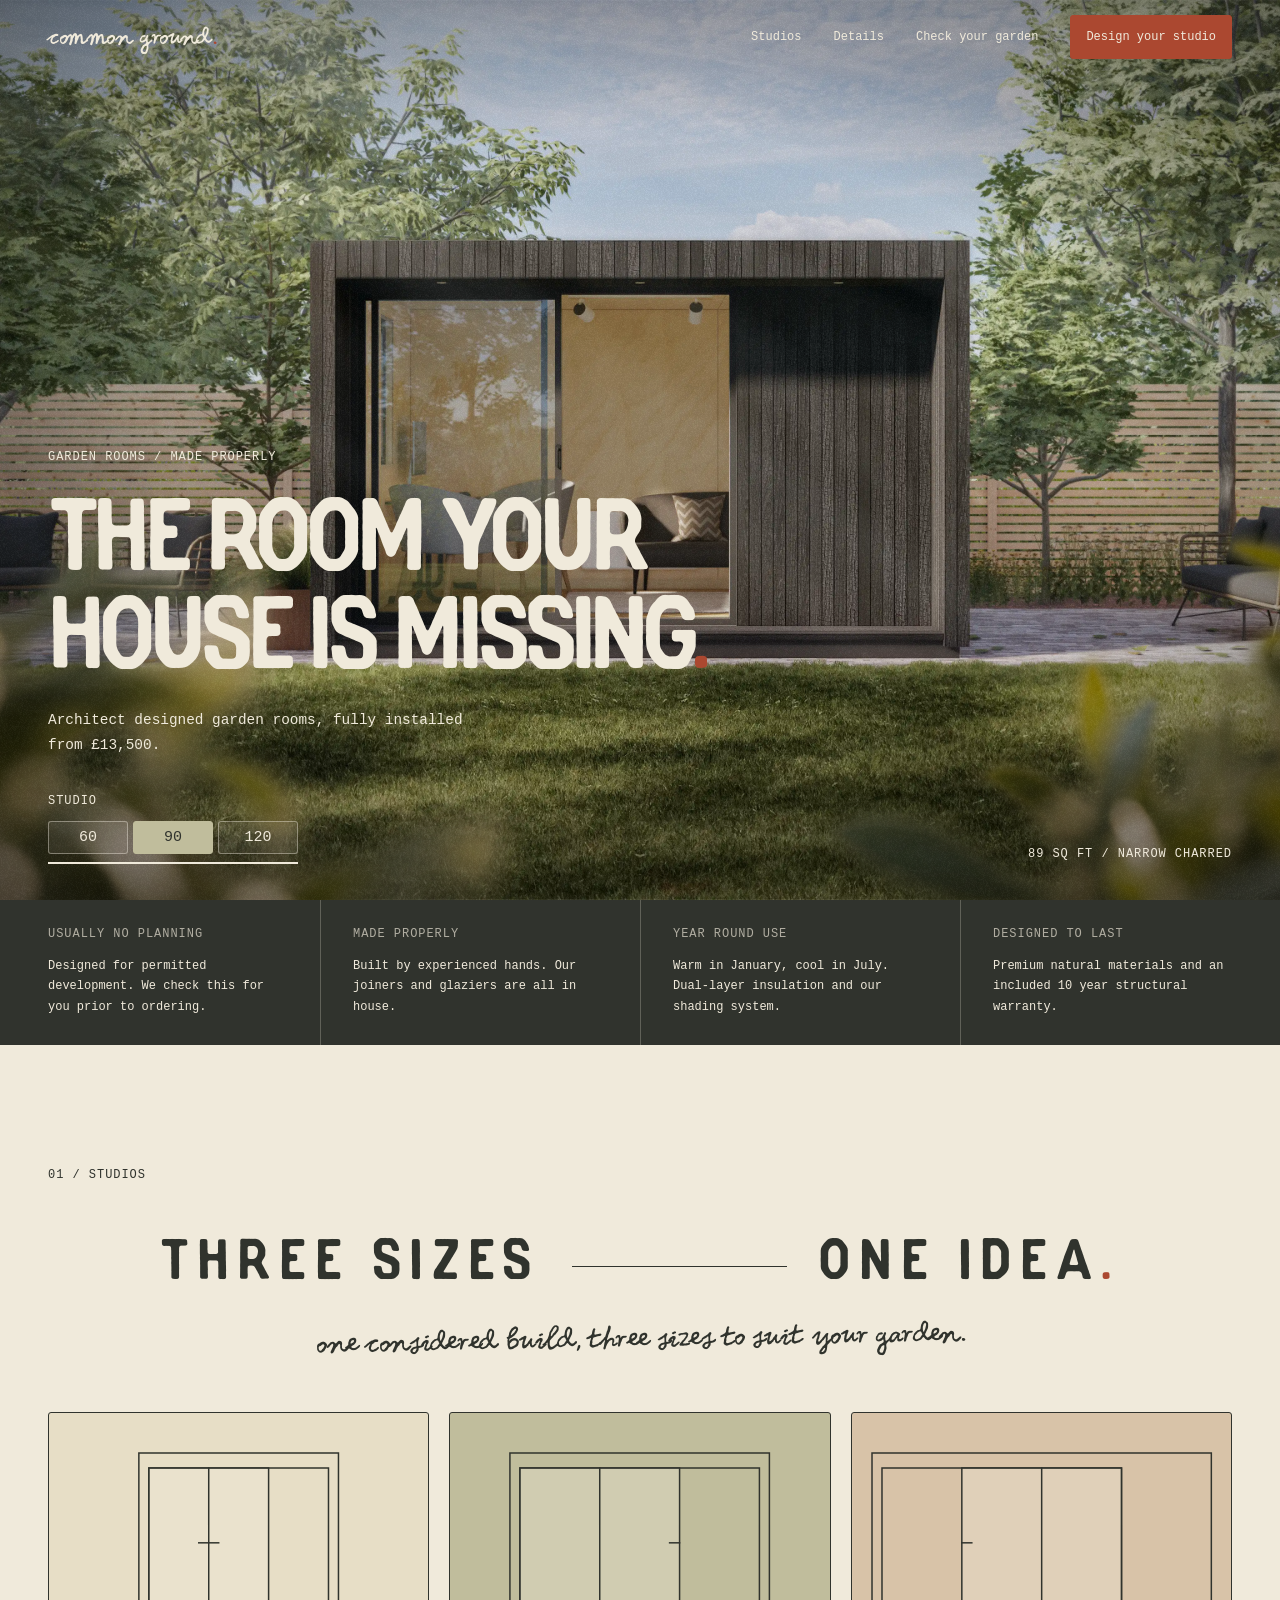
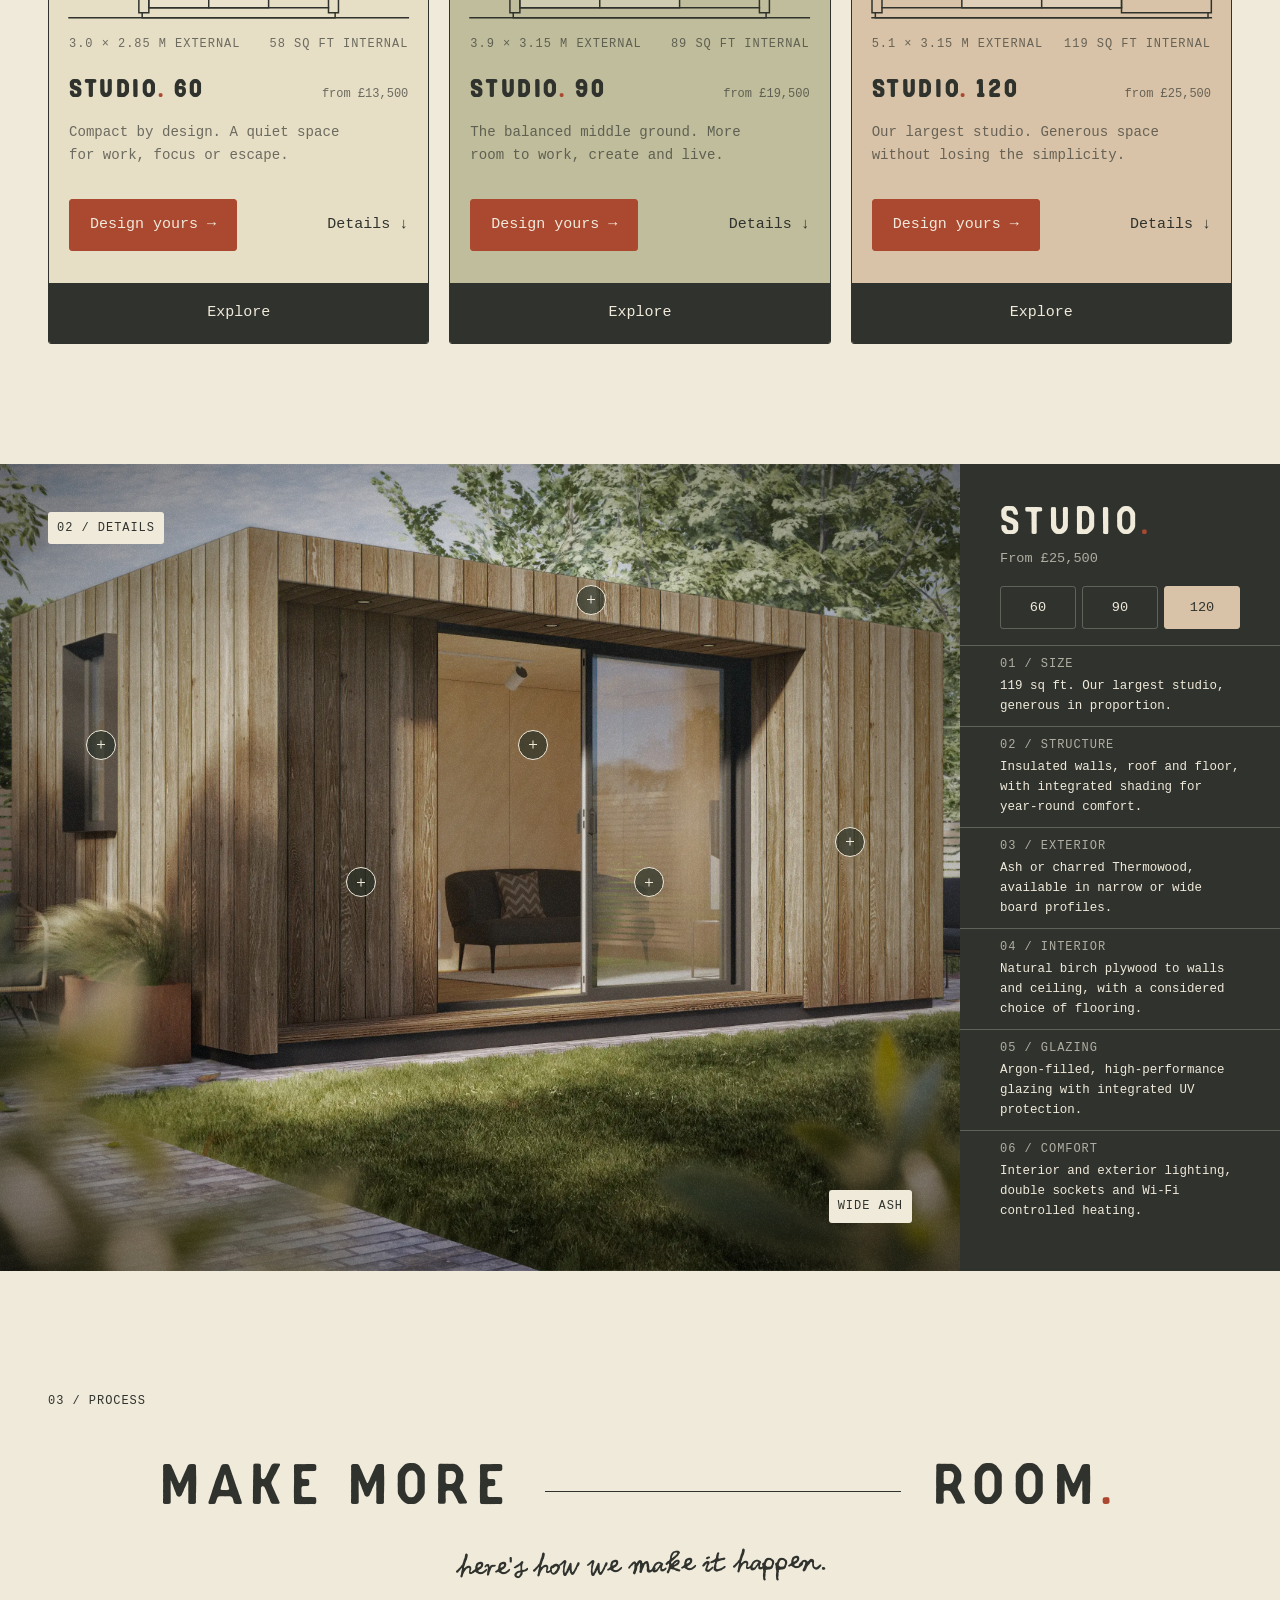
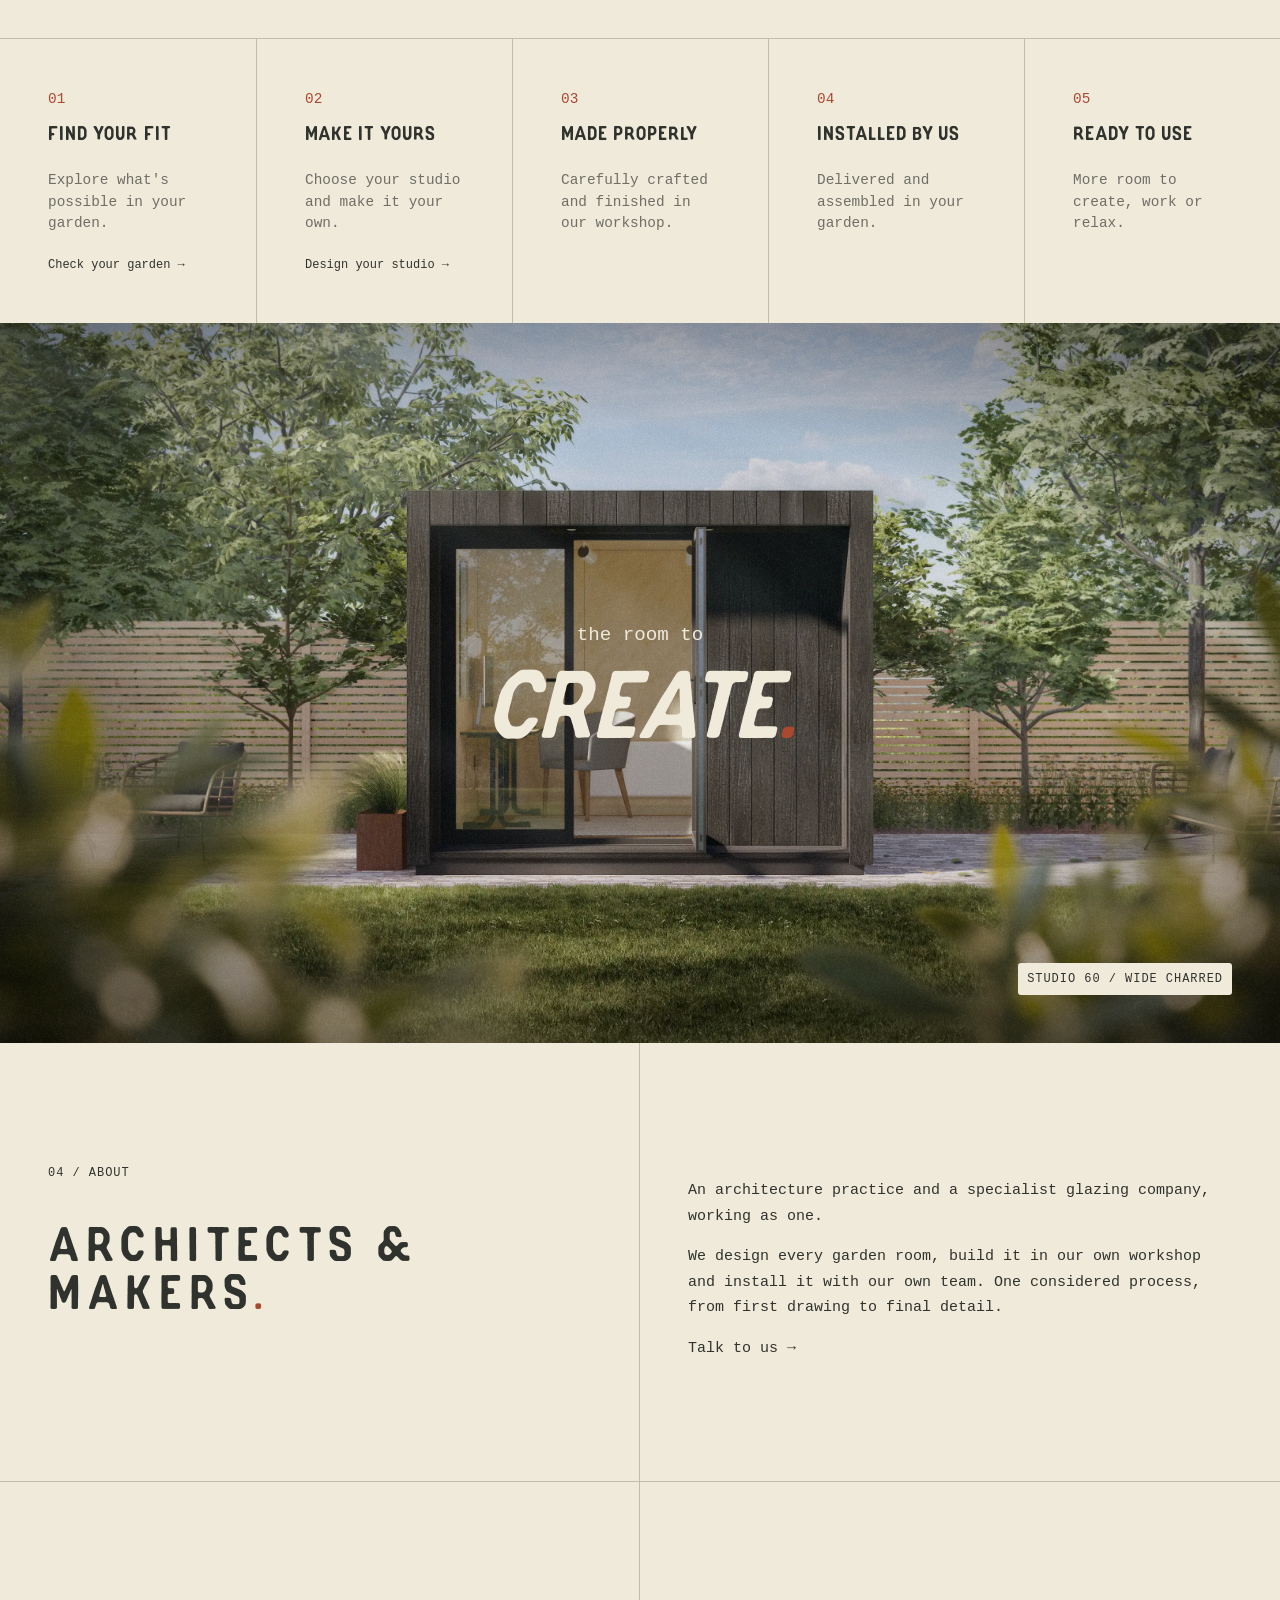
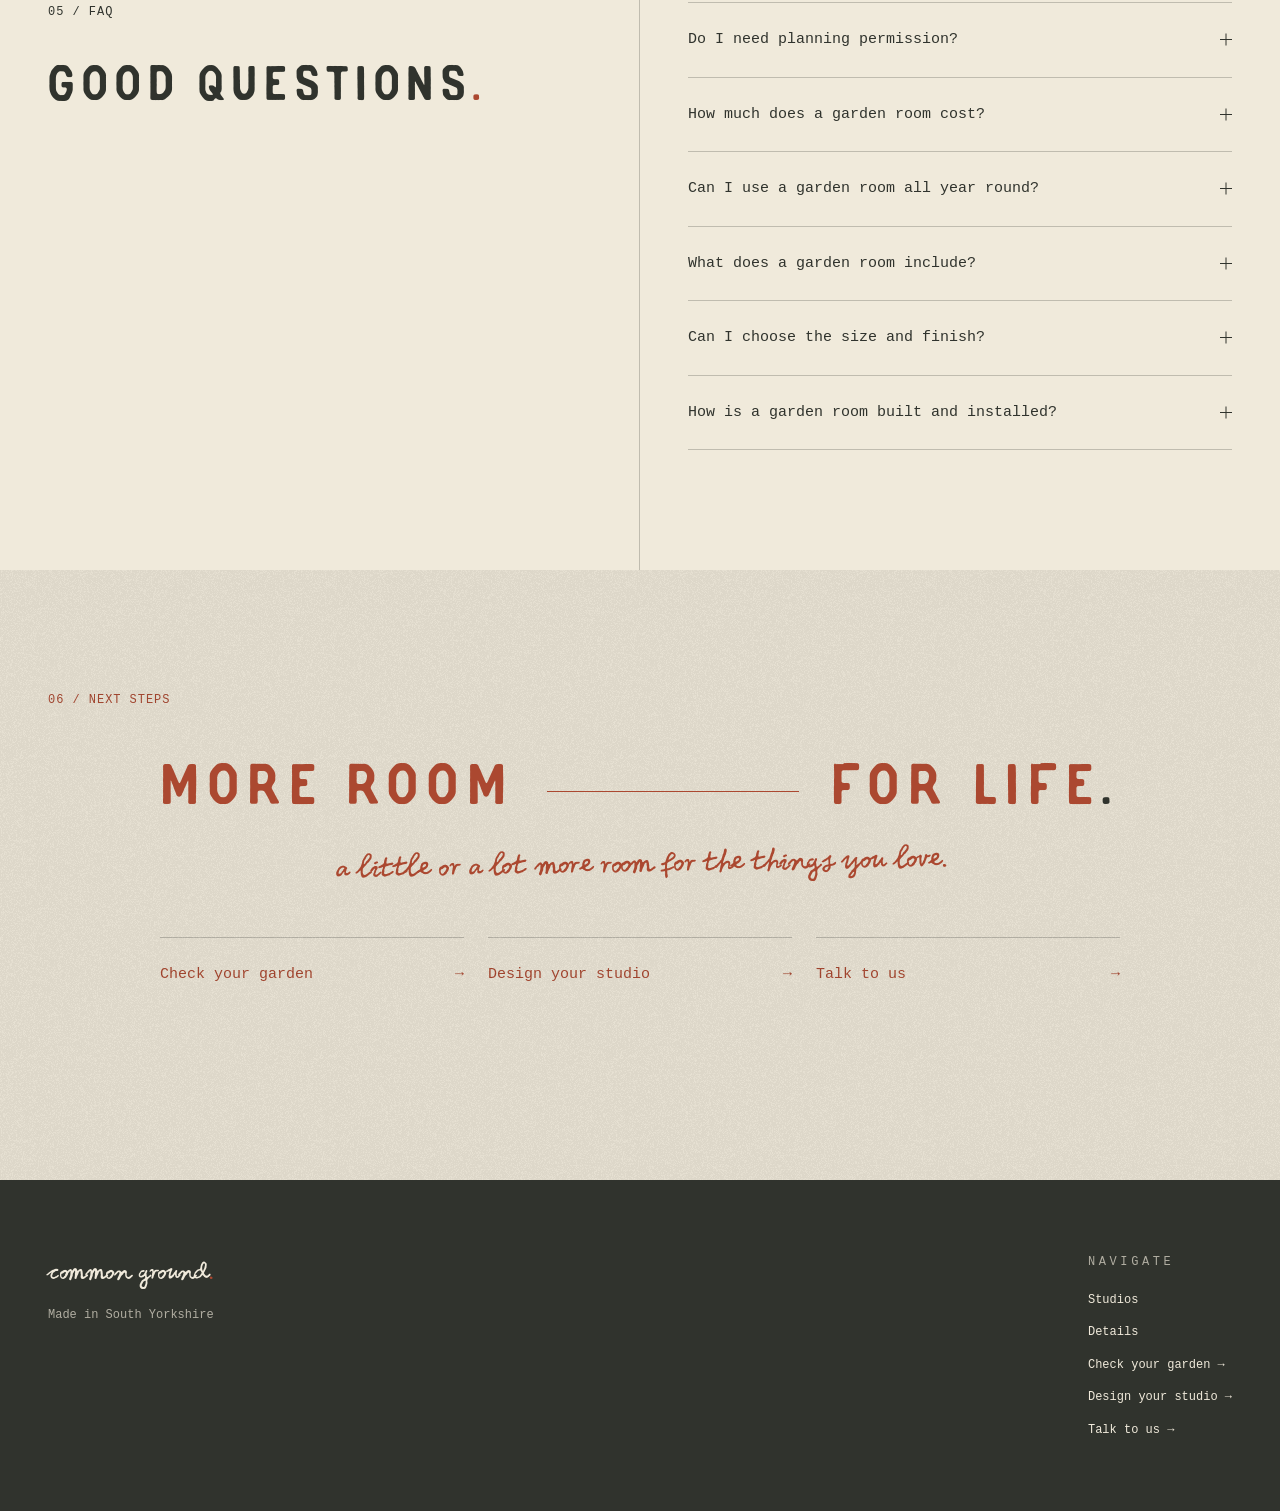
<file: index.html>
<!---HEAD✅--->

<!doctype html>
<html lang="en">

<head>
<meta charset="utf-8">
<meta name="viewport" content="width=device-width, initial-scale=1">
<title>common ground. - Garden Rooms / Made Properly</title>
<meta name="description" content="Architect-designed garden rooms, made in-house and fully installed across the UK.">
<link rel="stylesheet" href="style.css">
</head>

<body>

<!---NAVIGATION✅--->

<header class="site-header">

<a href="/" class="site-logo">common ground<span class="dot">.</span></a>

<nav class="site-nav" id="site-navigation">
<a href="#studios">Studios</a>
<a href="#details">Details</a>
<a href="/planning">Check your garden</a>
<a href="/configurator">Design your studio</a>
</nav>

<button class="site-menu-button" type="button">
<span class="site-menu-icon"></span>
</button>

</header>

<main>

<!---HERO✅--->

<section id="hero" class="depth">

<div class="hero-visual">

<div class="hero-images">

<div class="photo-stack hero-image">
<picture class="responsive-photo">
<source media="(max-width: 720px)" srcset="images/home/micro/01.webp">
<img class="bg" src="images/home/macro/01.webp" alt="Placeholder.">
</picture>
<img class="vegetation" src="images/vegetation.png">
<div class="shade"></div>
</div>

<div class="photo-stack hero-image active">
<picture class="responsive-photo">
<source media="(max-width: 720px)" srcset="images/home/micro/02.webp">
<img class="bg" src="images/home/macro/02.webp" alt="Placeholder.">
</picture>
<img class="vegetation" src="images/vegetation.png">
<div class="shade"></div>
</div>

<div class="photo-stack hero-image">
<picture class="responsive-photo">
<source media="(max-width: 720px)" srcset="images/home/micro/03.webp">
<img class="bg" src="images/home/macro/03.webp" alt="Placeholder.">
</picture>
<img class="vegetation" src="images/vegetation.png">
<div class="shade"></div>
</div>

</div>

<div class="hero-content">

<p class="hero-eyebrow">Garden Rooms / Made Properly</p>
<h1 class="hero-title">the room your house is missing<span class="dot">.</span></h1>
<p class="hero-copy">Architect designed garden rooms, fully installed from <span data-price="60"></span>.</p>

<div class="hero-studios">

<p class="hero-studios-label">Studio</p>

<div class="hero-studio-links">
<a href="#studio-60" data-studio="60">60</a>
<a href="#studio-90" data-studio="90" class="active">90</a>
<a href="#studio-120" data-studio="120">120</a>
</div>

<div class="hero-progress"><span></span></div>

</div>
</div>

<p class="hero-detail" data-finish="Narrow Charred"></p>

</div>
</section>

<!---HIGHLIGHTS✅--->

<section class="highlights">

<div class="highlight">
<h3 class="highlight-label">Usually no planning</h3>
<p>Designed for permitted development. We check this for you prior to ordering.</p>
</div>

<div class="highlight">
<h3 class="highlight-label">Made properly</h3>
<p>Built by experienced hands. Our joiners and glaziers are all in house.</p>
</div>

<div class="highlight">
<h3 class="highlight-label">Year round use</h3>
<p>Warm in January, cool in July. Dual-layer insulation and our shading system.</p>
</div>

<div class="highlight">
<h3 class="highlight-label">Designed to last</h3>
<p>Premium natural materials and an included 10 year structural warranty.</p>
</div>

</section>

<!---STUDIOS✅--->

<section id="studios">

<header class="section-intro">
<p class="label">01 / Studios</p>
<h2 class="section-title fade-in"><span>three sizes</span><span>one idea<span class="dot">.</span></span></h2>
<p>one considered build, three sizes to suit your garden.</p>
</header>

<div class="studio-grid">

<article class="studio studio--60" id="studio-60">
<div class="drawing">
<svg class="elevation" viewBox="0 0 5100 2475">
<path class="line" d="M1050 0 H4050 V2400 H4000 V2475 H1100 V2400 H1050 Z"></path>
<path class="line" d="M1100 2400 H1200 V225 H3900 V2400 H4000"></path>
<rect class="glazing" x="1200" y="225" width="1800" height="2100"></rect>
<path class="line" d="M0 2475 H5100"></path>
<path class="line" d="M2100 225 V2325"></path>
<path class="line" d="M1950 1350 H2250"></path>
<path class="line" d="M1200 2325 H3900"></path>
</svg>
</div>

<div class="dimensions">
<span>3.0 × 2.85 m external</span>
<span>58 sq ft internal</span>
</div>

<div class="studio-title">
<h3>studio<span class="dot">.</span> 60</h3>
<p class="price">from <span data-price="60"></span></p>
</div>

<p class="description">Compact by design. A quiet space for work, focus or escape.</p>
<div class="studio-links">
<a class="button primary" href="/configurator?size=60">Design yours →</a>
<a class="text-link studio-explore-link" href="#details" data-size="60">Details ↓</a>
<a class="studio-explore" href="/studio-60">Explore</a>
</div>
</article>

<article class="studio studio--90" id="studio-90">
<div class="drawing">
<svg class="elevation" viewBox="0 0 5100 2475">
<path class="line" d="M600 0 H4500 V2400 H4450 V2475 H650 V2400 H600 Z"></path>
<path class="line" d="M650 2400 H750 V225 H4350 V2400 H4450"></path>
<rect class="glazing" x="750" y="225" width="2400" height="2100"></rect>
<path class="line" d="M0 2475 H5100"></path>
<path class="line" d="M1950 225 V2325"></path>
<path class="line" d="M3000 1350 H3150"></path>
<path class="line" d="M750 2325 H4350"></path>
</svg>
</div>

<div class="dimensions">
<span>3.9 × 3.15 m external</span>
<span>89 sq ft internal</span>
</div>

<div class="studio-title">
<h3>studio<span class="dot">.</span> 90</h3>
<p class="price">from <span data-price="90"></span></p>
</div>

<p class="description">The balanced middle ground. More room to work, create and live.</p>
<div class="studio-links">
<a class="button primary" href="/configurator?size=90">Design yours →</a>
<a class="text-link studio-explore-link" href="#details" data-size="90">Details ↓</a>
<a class="studio-explore" href="/studio-90">Explore</a>
</div>
</article>

<article class="studio studio--120" id="studio-120">
<div class="drawing">
<svg class="elevation" viewBox="0 0 5100 2475">
<path class="line" d="M0 0 H5100 V2400 H5050 V2475 H50 V2400 H0 Z"></path>
<path class="line" d="M50 2400 H150 V225 H3750 V2400 H5050"></path>
<rect class="glazing" x="1350" y="225" width="2400" height="2100"></rect>
<path class="line" d="M0 2475 H5100"></path>
<path class="line" d="M2550 225 V2325"></path>
<path class="line" d="M1350 1350 H1500"></path>
<path class="line" d="M150 2325 H3750"></path>
</svg>
</div>

<div class="dimensions">
<span>5.1 × 3.15 m external</span>
<span>119 sq ft internal</span>
</div>

<div class="studio-title">
<h3>studio<span class="dot">.</span> 120</h3>
<p class="price">from <span data-price="120"></span></p>
</div>

<p class="description">Our largest studio. Generous space without losing the simplicity.</p>
<div class="studio-links">
<a class="button primary" href="/configurator?size=120">Design yours →</a>
<a class="text-link studio-explore-link" href="#details" data-size="120">Details ↓</a>
<a class="studio-explore" href="/studio-120">Explore</a>
</div>
</article>

</div>
</section>

<!---DETAILS✅--->

<section id="details" class="depth">

<div class="details-image photo-stack">

<picture>
<source id="details-image-mobile" media="(max-width: 720px)" srcset="images/home/micro/06.webp">
<img id="details-image" class="bg" src="images/home/macro/06.webp" alt="Placeholder.">
</picture>

<picture>
<source id="details-image-next-mobile" media="(max-width: 720px)" srcset="images/home/micro/06.webp">
<img id="details-image-next" class="bg details-image-next" src="images/home/macro/06.webp" alt="Placeholder.">
</picture>

<img id="details-vegetation" class="vegetation" src="images/vegetation.png">
<div class="shade"></div>

<p class="photo-label">02 / Details</p>
<p class="photo-caption">Wide Ash</p>

<div class="details-hotspots">

<p class="hotspot-description" hidden></p>

<div class="hotspot-set" data-studio="60" hidden>
<button class="hotspot" data-note="Cladding." style="left:33%;top:50%"></button>
<button class="hotspot" data-note="A pair of glazed French doors open onto the garden, bringing in natural light and a sense of openness." style="left:69%;top:50%"></button>
<button class="hotspot" data-note="A warm, understated interior finished in birch plywood creates a calm, natural space ready to make your own." style="left:57%;top:33%"></button>
<button class="hotspot" data-note="A carefully considered timber structure combines dual-layer insulation with an overhanging entrance for added shade and shelter." style="left:60%;top:18%"></button>
<button class="hotspot" data-note="A carefully positioned, shaded opening window brings in natural light, fresh air and framed views of the garden." style="left:25%;top:33%"></button>
</div>

<div class="hotspot-set" data-studio="90" hidden>
<button class="hotspot" data-note="Cladding." style="left:78%;top:50%"></button>
<button class="hotspot" data-note="A generous glazed sliding door connects the studio to the garden, bringing in natural light and framed views outside." style="left:45%;top:50%"></button>
<button class="hotspot" data-note="A warm, understated interior finished in birch plywood creates a calm, natural space ready to make your own." style="left:60%;top:33%"></button>
<button class="hotspot" data-note="A carefully considered timber structure combines dual-layer insulation with an overhanging entrance for added shade and shelter." style="left:60%;top:15%"></button>
<button class="hotspot" data-note="A carefully positioned, shaded opening window brings in natural light, fresh air and framed views of the garden." style="left:18%;top:33%"></button>
</div>

<div class="hotspot-set" data-studio="120" hidden>
<button class="hotspot" data-note="Cladding." style="left:36%;top:50%"></button>
<button class="hotspot" data-note="A generous glazed sliding door connects the studio to the garden, bringing in natural light and framed views outside." style="left:66%;top:50%"></button>
<button class="hotspot" data-note="A warm, understated interior finished in birch plywood creates a calm, natural space ready to make your own." style="left:54%;top:33%"></button>
<button class="hotspot" data-note="A discreet, integrated storage solution provides a practical place to keep everyday essentials neatly tucked away." style="left:87%;top:45%"></button>
<button class="hotspot" data-note="A carefully considered timber structure combines dual-layer insulation with an overhanging entrance for added shade and shelter." style="left:60%;top:15%"></button>
<button class="hotspot" data-note="A carefully positioned, shaded opening window brings in natural light, fresh air and framed views of the garden." style="left:9%;top:33%"></button>
</div>

</div>
</div>

<div class="details-info">

<h2>studio<span class="dot">.</span></h2>
<p class="details-price">From <span id="details-price"></span></p>

<div class="details-buttons">
<button type="button" data-studio="60" data-sqft="58" data-description="Compact and composed, made for focused work." data-image-macro="images/home/macro/04.webp" data-image-micro="images/home/micro/04.webp">60</button>
<button type="button" data-studio="90" data-sqft="89" data-description="Space to work, create and unwind in comfort." data-image-macro="images/home/macro/05.webp" data-image-micro="images/home/micro/05.webp">90</button>
<button type="button" data-studio="120" class="active" data-sqft="119" data-description="Our largest studio, generous in proportion." data-image-macro="images/home/macro/06.webp" data-image-micro="images/home/micro/06.webp">120</button>
</div>

<div class="details-specs">

<div class="details-spec">
<h3>01 / Size</h3>
<p id="details-size"></p>
</div>

<div class="details-spec">
<h3>02 / Structure</h3>
<p>Insulated walls, roof and floor, with integrated shading for year-round comfort.</p>
</div>

<div class="details-spec">
<h3>03 / Exterior</h3>
<p>Ash or charred Thermowood, available in narrow or wide board profiles.</p>
</div>

<div class="details-spec">
<h3>04 / Interior</h3>
<p>Natural birch plywood to walls and ceiling, with a considered choice of flooring.</p>
</div>

<div class="details-spec">
<h3>05 / Glazing</h3>
<p>Argon-filled, high-performance glazing with integrated UV protection.</p>
</div>

<div class="details-spec">
<h3>06 / Comfort</h3>
<p>Interior and exterior lighting, double sockets and Wi-Fi controlled heating.</p>
</div>

</div>
</div>
</section>

<!---PROCESS✅--->

<section id="process">

<header class="section-intro">
<p class="label">03 / Process</p>
<h2 class="section-title fade-in"><span>make more</span><span>room<span class="dot">.</span></span></h2>
<p>here's how we make it happen.</p>
</header>

<ol class="process-steps">

<li>
<span class="step-number">01</span>
<h2>find your fit</h2>
<p>Explore what's possible in your garden.</p>
<a href="/planning">Check your garden →</a>
</li>

<li>
<span class="step-number">02</span>
<h2>make it yours</h2>
<p>Choose your studio and make it your own.</p>
<a href="/configurator">Design your studio →</a>
</li>

<li>
<span class="step-number">03</span>
<h2>made properly</h2>
<p>Carefully crafted and finished in our workshop.</p>
</li>

<li>
<span class="step-number">04</span>
<h2>installed by us</h2>
<p>Delivered and assembled in your garden.</p>
</li>

<li>
<span class="step-number">05</span>
<h2>ready to use</h2>
<p>More room to create, work or relax.</p>
</li>

</ol>
</section>

<!---GALLERY✅--->

<section id="gallery" class="depth photo-stack">

<picture class="responsive-photo">
<source media="(max-width: 720px)" srcset="images/home/micro/07.webp">
<img class="bg" src="images/home/macro/07.webp" alt="Placeholder." loading="lazy">
</picture>

<img class="vegetation" src="images/vegetation.png" loading="lazy">
<div class="shade"></div>

<div class="gallery-statement">
<span class="gallery-static">the room to</span>
<div class="gallery-word-wrap">
<div class="gallery-words">
<span>create<span class="dot">.</span></span>
<span>work<span class="dot">.</span></span>
<span>relax<span class="dot">.</span></span>
<span>create<span class="dot">.</span></span>
</div>
</div>
</div>

<p class="photo-caption">Studio 60 / Wide Charred</p>

</section>

<!---ABOUT/FAQ✅-->

<section class="split">

<div class="split-head">

<p class="label">04 / About</p>
<h2 class="split-title fade-in">architects & makers<span class="dot">.</span></h2>
</div>

<div class="split-body">

<p>An architecture practice and a specialist glazing company, working as one.</p>
<p>We design every garden room, build it in our own workshop and install it with our own team. One considered process, from first drawing to final detail.</p>

<a class="text-link" href="/contact">Talk to us →</a>

</div>
</section>

<section class="split" id="faq">

<div class="split-head">

<p class="label">05 / FAQ</p>
<h2 class="split-title fade-in">good questions<span class="dot">.</span></h2>
</div>

<div class="split-body">

<details class="faq-item">
<summary>Do I need planning permission?</summary>
<div class="faq-answer"><p>Our garden rooms are designed to sit within permitted development, so most gardens won't need it. We check your site before you commit, and tell you plainly if yours is the exception.</p></div>
</details>

<details class="faq-item">
<summary>How much does a garden room cost?</summary>
<div class="faq-answer"><p>It depends on size and cladding. Once we know your garden and your choices, you receive one clear, fixed quote with nothing hidden.</p></div>
</details>

<details class="faq-item">
<summary>Can I use a garden room all year round?</summary>
<div class="faq-answer"><p>Yes. Layered insulation in the walls, roof and floor, high-performance glazing and built-in wifi heating keep it comfortable in every season.</p></div>
</details>

<details class="faq-item">
<summary>What does a garden room include?</summary>
<div class="faq-answer"><p>Everything you need to move in: a birch ply interior, flooring, lighting, sockets, climate control and installation by our own team. Nothing is left for you to finish.</p></div>
</details>

<details class="faq-item">
<summary>Can I choose the size and finish?</summary>
<div class="faq-answer"><p>Our garden studios come in three sizes, each clad in natural or charred Thermowood. If you need something different, talk to us and we'll see what's possible.</p></div>
</details>

<details class="faq-item">
<summary>How is a garden room built and installed?</summary>
<div class="faq-answer"><p>We design it with you, build it in our workshop and install it ourselves. Because most of the work happens off site, your garden stays calm and tidy.</p></div>
</details>

</div>
</section>

<!---CTA✅--->

<section id="cta">

<p class="label">06 / Next steps</p>
<div class="cta-content section-intro">
<h2 class="section-title fade-in"><span>more room</span><span>for life<span class="dot-dark">.</span></span></h2>
<p>a little or a lot more room for the things you love.</p>

<div class="cta-links">
<a href="/planning">Check your garden <span>→</span></a>
<a href="/configurator">Design your studio <span>→</span></a>
<a href="/contact">Talk to us <span>→</span></a>
</div>

</div>
</section>

</main>

<!---FOOTER✅--->

<footer id="footer">

<div class="footer-logo">
<a href="#hero"><span class="logo">common ground<span class="dot">.</span></span></a>
<p>Made in South Yorkshire</p>
</div>

<nav class="footer-nav">
<p class="label">Navigate</p>
<a href="#studios">Studios</a>
<a href="#details">Details</a>
<a href="/planning">Check your garden →</a>
<a href="/configurator">Design your studio →</a>
<a href="/contact">Talk to us →</a>
</nav>

</footer>

<script src="config.js"></script>
<script src="script.js"></script>
</body>
</html>
</file>
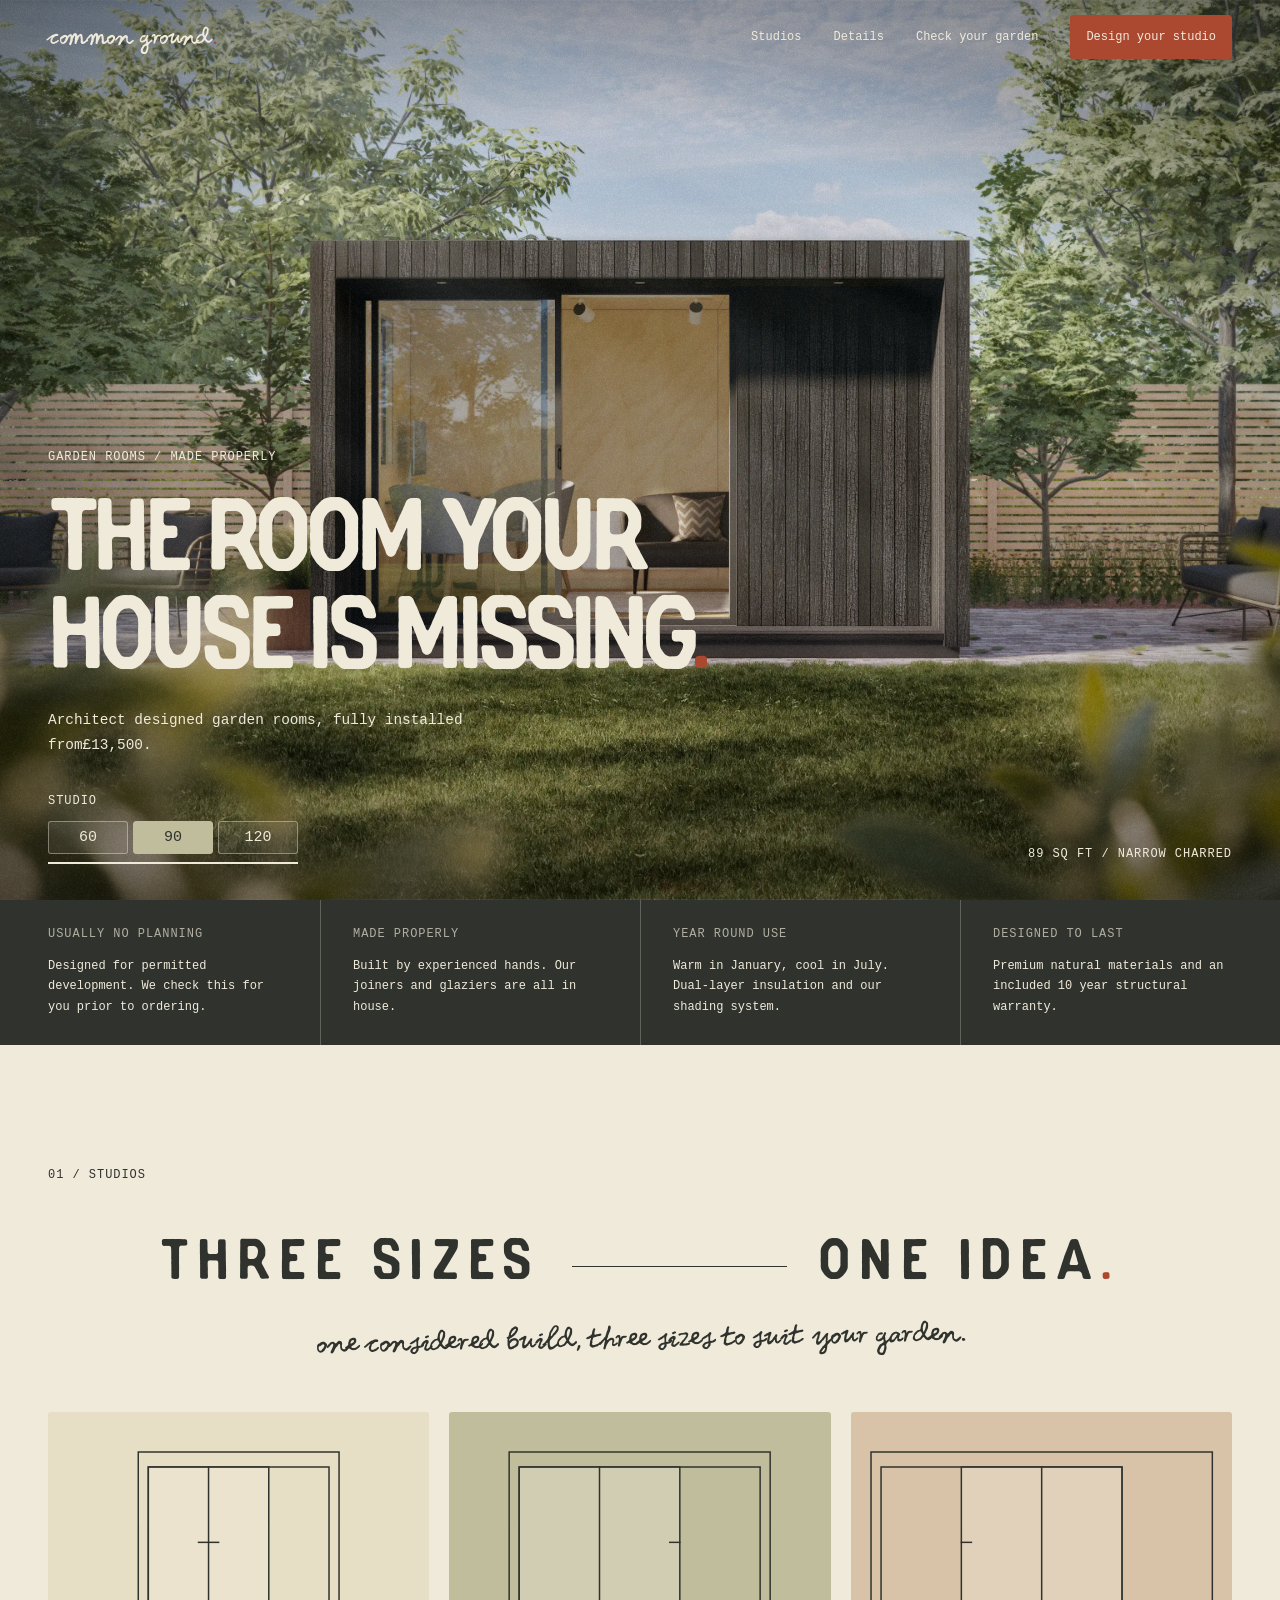
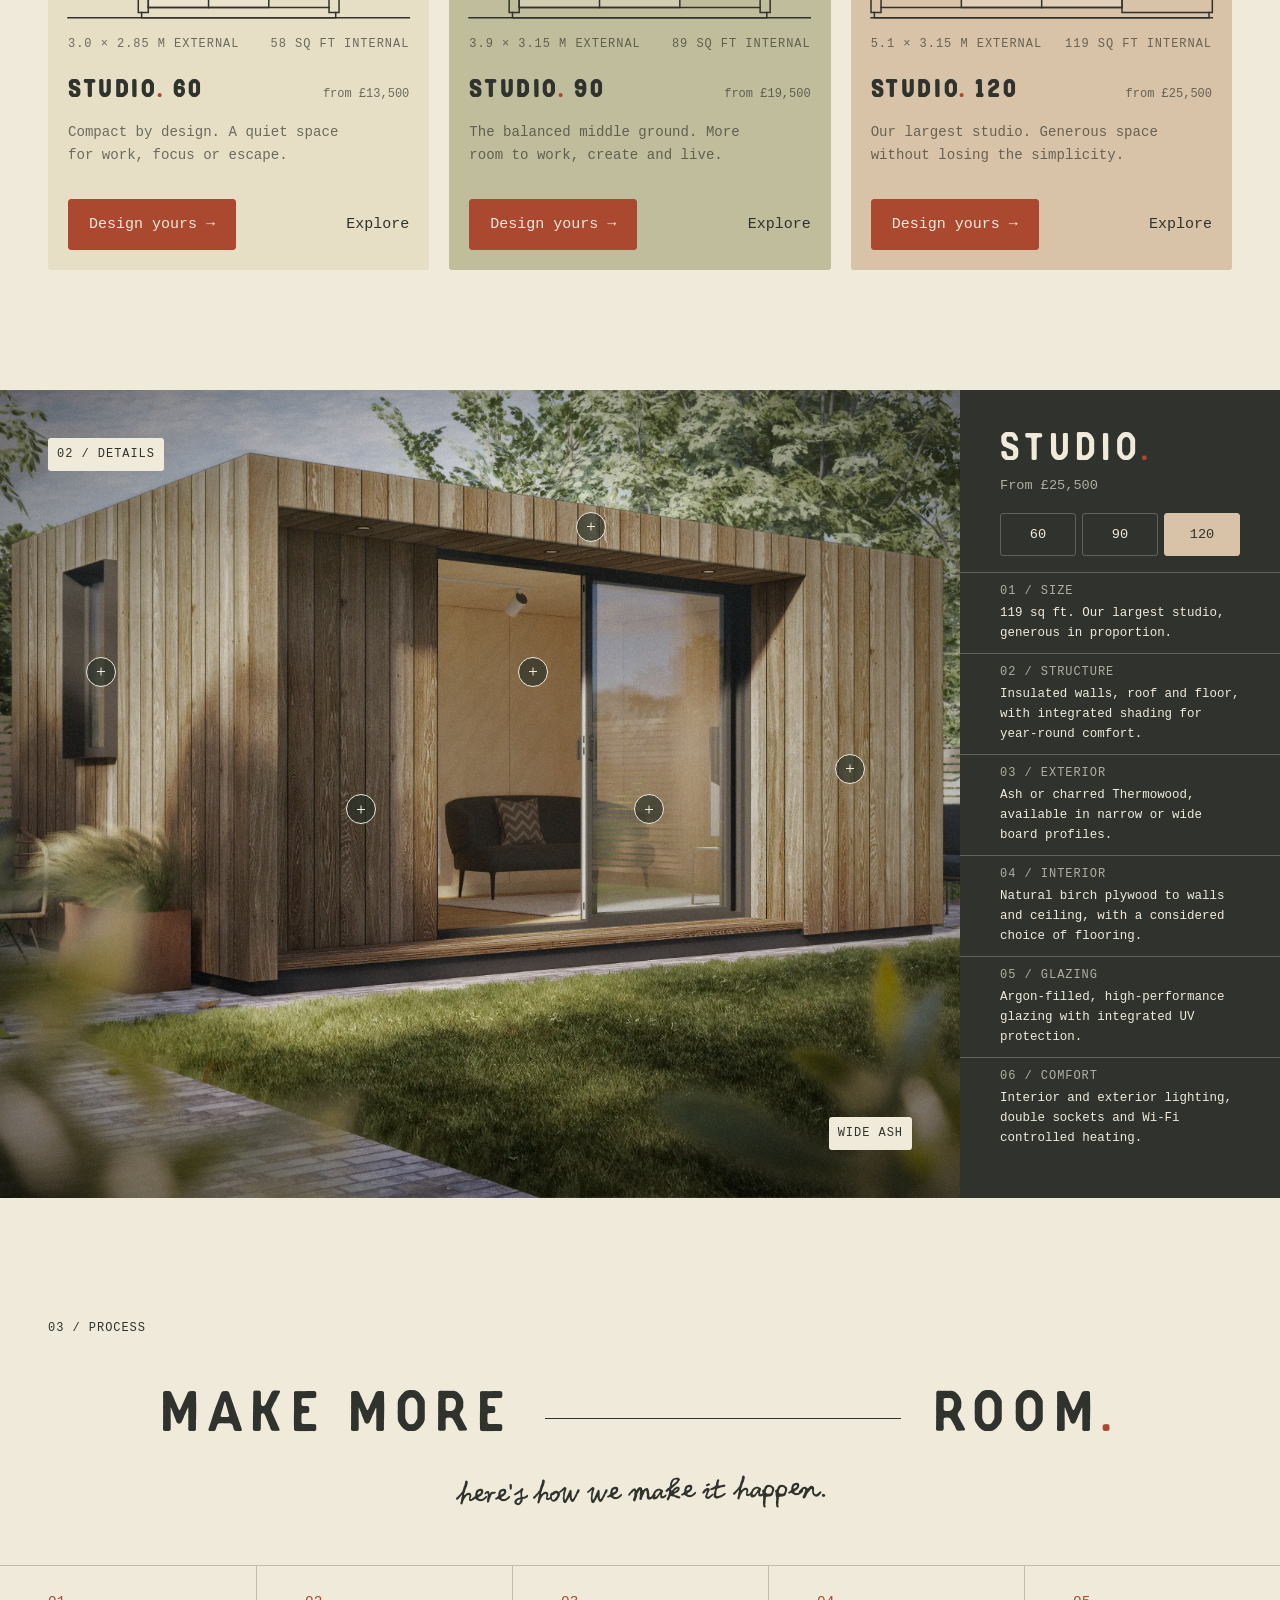
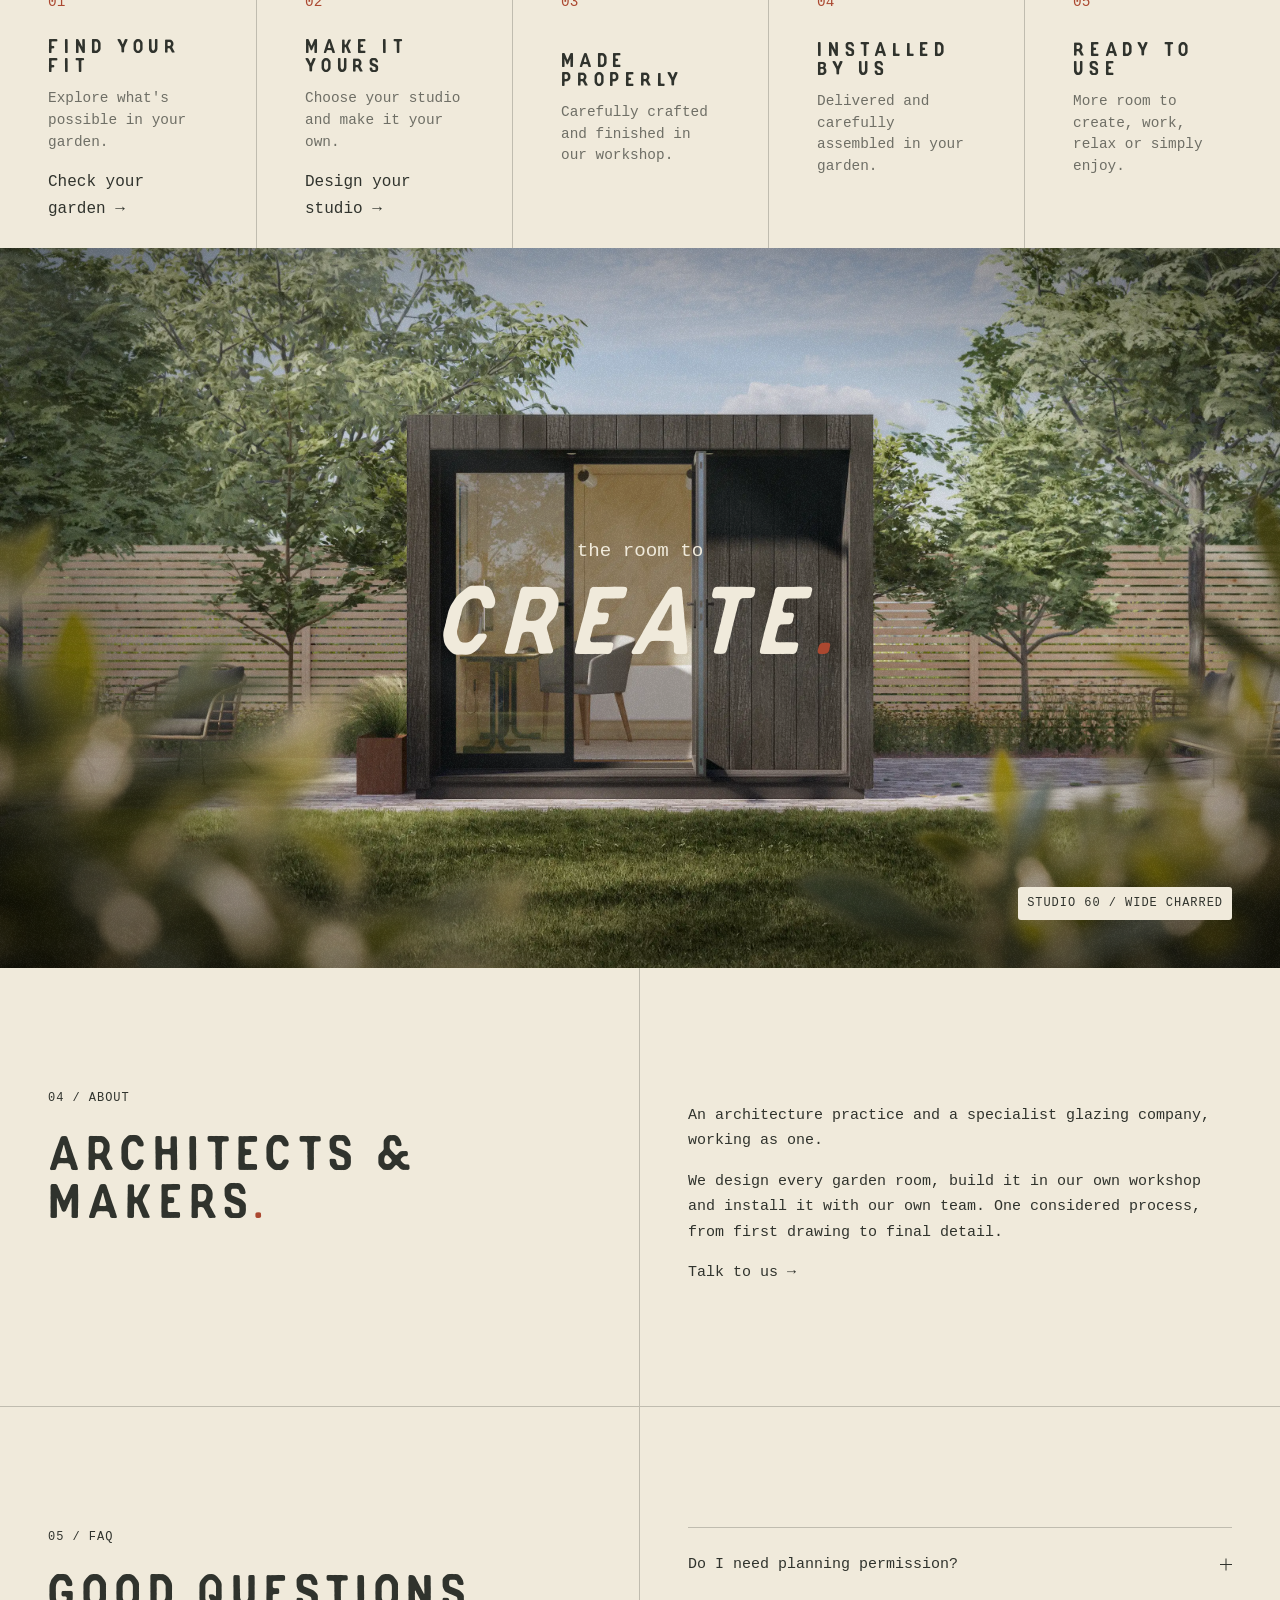
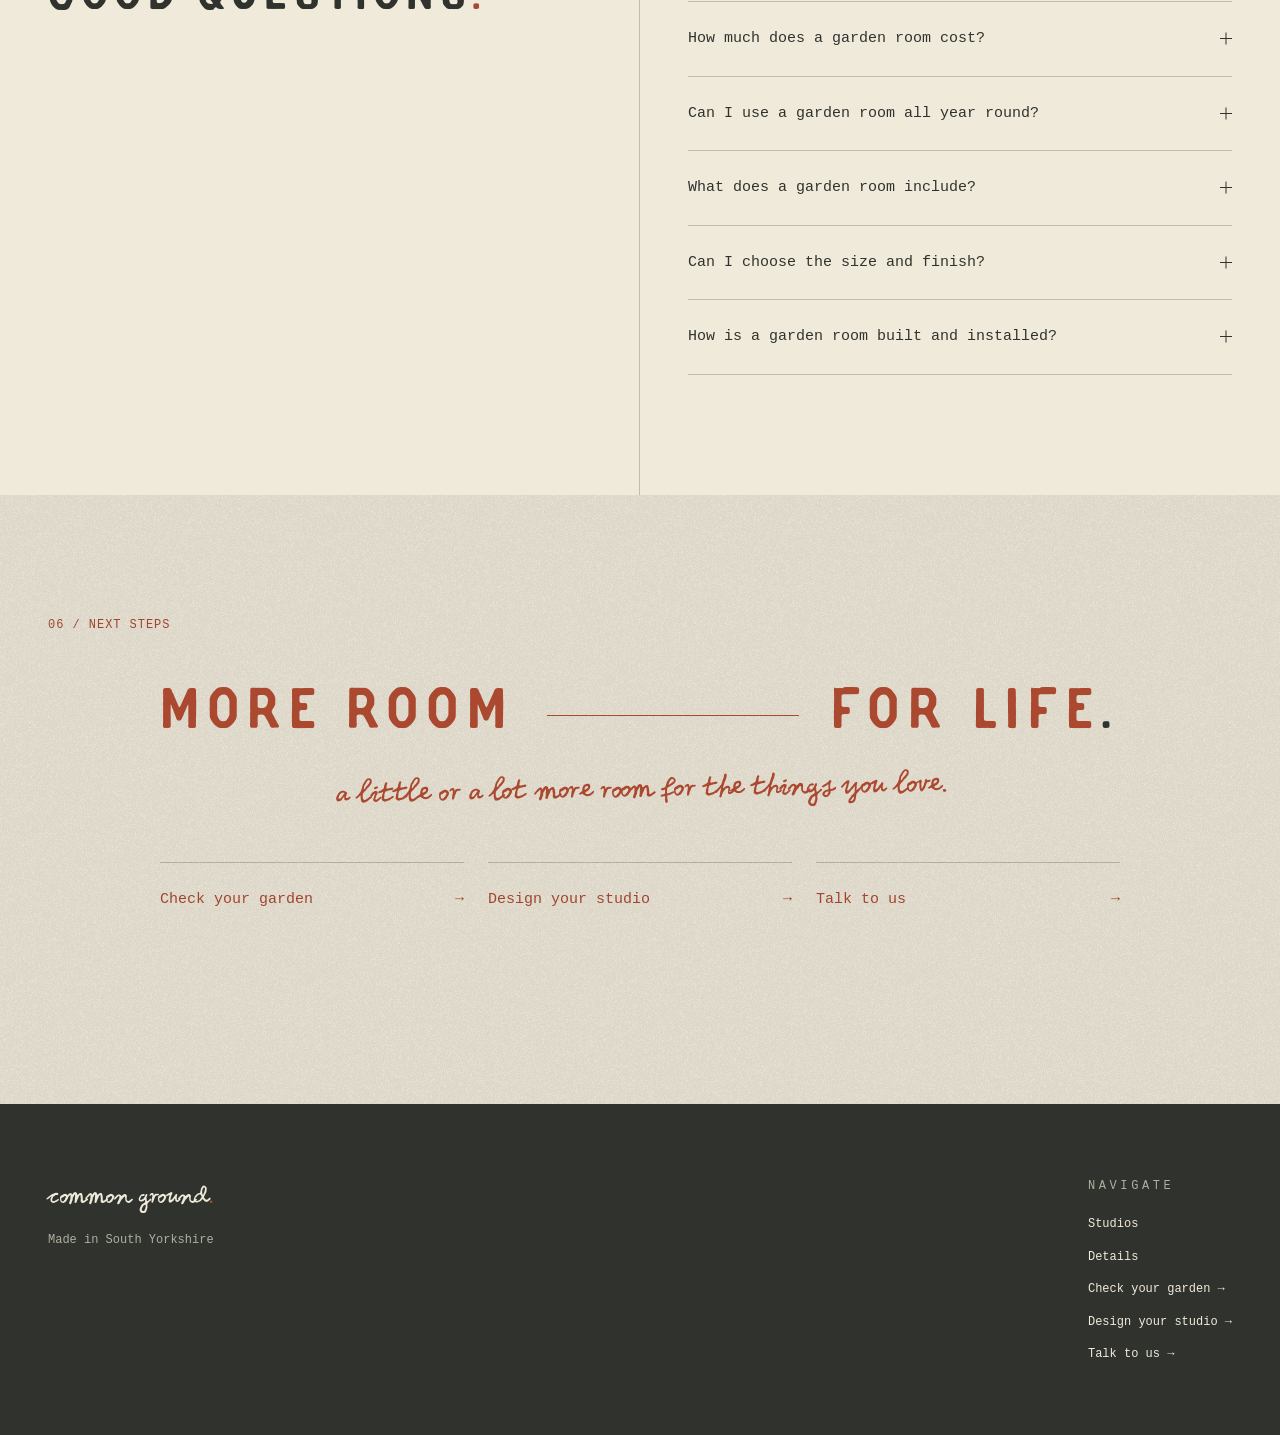
<file: images/index.html>
<!---HEAD✅--->

<!doctype html>
<html lang="en">

<head>
<meta charset="utf-8">
<meta name="viewport" content="width=device-width, initial-scale=1">
<title>common ground. - Garden Rooms / Made Properly</title>
<meta name="description" content="Architect-designed garden rooms, made in-house and fully installed across the UK.">
<link rel="stylesheet" href="style.css">
</head>

<body>

<!---NAVIGATION✅--->

<header class="site-header">

<a href="/" class="site-logo">common ground<span class="dot">.</span></a>

<nav class="site-nav" id="site-navigation">
<a href="#studios">Studios</a>
<a href="#details">Details</a>
<a href="/planning">Check your garden</a>
<a href="/configurator">Design your studio</a>
</nav>

<button class="site-menu-button" type="button">
<span class="site-menu-icon"></span>
</button>

</header>

<main>

<!---HERO✅--->

<section id="hero" class="depth">

<div class="hero-visual">

<div class="hero-images">

<div class="photo-stack hero-image">
<picture class="responsive-photo">
<source media="(max-width: 720px)" srcset="images/home/micro/01.webp">
<img class="bg" src="images/home/macro/01.webp" alt="Placeholder.">
</picture>
<img class="vegetation" src="images/vegetation.png">
<div class="shade"></div>
</div>

<div class="photo-stack hero-image active">
<picture class="responsive-photo">
<source media="(max-width: 720px)" srcset="images/home/micro/02.webp">
<img class="bg" src="images/home/macro/02.webp" alt="Placeholder.">
</picture>
<img class="vegetation" src="images/vegetation.png">
<div class="shade"></div>
</div>

<div class="photo-stack hero-image">
<picture class="responsive-photo">
<source media="(max-width: 720px)" srcset="images/home/micro/03.webp">
<img class="bg" src="images/home/macro/03.webp" alt="Placeholder.">
</picture>
<img class="vegetation" src="images/vegetation.png">
<div class="shade"></div>
</div>

</div>

<div class="hero-content">

<p class="hero-eyebrow">Garden Rooms / Made Properly</p>
<h1 class="hero-title">the room your house is missing<span class="dot">.</span></h1>
<p class="hero-copy">Architect designed garden rooms, fully installed from<span data-price="60"></span>.</p>

<div class="hero-studios">

<p class="hero-studios-label">Studio</p>

<div class="hero-studio-links">
<a href="#studio-60" data-studio="60">60</a>
<a href="#studio-90" data-studio="90" class="active">90</a>
<a href="#studio-120" data-studio="120">120</a>
</div>

<div class="hero-progress"><span></span></div>

</div>
</div>

<p class="hero-detail" data-finish="Narrow Charred"></p>

</div>
</section>

<!---HIGHLIGHTS✅--->

<section class="highlights">

<div class="highlight">
<h3 class="highlight-label">Usually no planning</h3>
<p>Designed for permitted development. We check this for you prior to ordering.</p>
</div>

<div class="highlight">
<h3 class="highlight-label">Made properly</h3>
<p>Built by experienced hands. Our joiners and glaziers are all in house.</p>
</div>

<div class="highlight">
<h3 class="highlight-label">Year round use</h3>
<p>Warm in January, cool in July. Dual-layer insulation and our shading system.</p>
</div>

<div class="highlight">
<h3 class="highlight-label">Designed to last</h3>
<p>Premium natural materials and an included 10 year structural warranty.</p>
</div>

</section>
</section>

<!---STUDIOS✅--->

<section id="studios">

<header class="section-intro">
<p class="label">01 / Studios</p>
<h2 class="section-title fade-in"><span>three sizes</span><span>one idea<span class="dot">.</span></span></h2>
<p>one considered build, three sizes to suit your garden.</p>
</header>

<div class="studio-grid">

<article class="studio studio--60" id="studio-60">
<div class="drawing">
<svg class="elevation" viewBox="0 0 5100 2475">
<path class="line" d="M1050 0 H4050 V2400 H4000 V2475 H1100 V2400 H1050 Z"></path>
<path class="line" d="M1100 2400 H1200 V225 H3900 V2400 H4000"></path>
<rect class="glazing" x="1200" y="225" width="1800" height="2100"></rect>
<path class="line" d="M0 2475 H5100"></path>
<path class="line" d="M2100 225 V2325"></path>
<path class="line" d="M1950 1350 H2250"></path>
<path class="line" d="M1200 2325 H3900"></path>
</svg>
</div>

<div class="dimensions">
<span>3.0 × 2.85 m external</span>
<span>58 sq ft internal</span>
</div>

<div class="studio-title">
<h3>studio<span class="dot">.</span> 60</h3>
<p class="price">from <span data-price="60"></span></p>
</div>

<p class="description">Compact by design. A quiet space for work, focus or escape.</p>
<div class="studio-links">
<a class="button primary" href="/configurator?size=60">Design yours →</a>
<a class="text-link studio-explore-link" href="#details" data-size="60">Explore</a>
</div>
</article>

<article class="studio studio--90" id="studio-90">
<div class="drawing">
<svg class="elevation" viewBox="0 0 5100 2475">
<path class="line" d="M600 0 H4500 V2400 H4450 V2475 H650 V2400 H600 Z"></path>
<path class="line" d="M650 2400 H750 V225 H4350 V2400 H4450"></path>
<rect class="glazing" x="750" y="225" width="2400" height="2100"></rect>
<path class="line" d="M0 2475 H5100"></path>
<path class="line" d="M1950 225 V2325"></path>
<path class="line" d="M3000 1350 H3150"></path>
<path class="line" d="M750 2325 H4350"></path>
</svg>
</div>

<div class="dimensions">
<span>3.9 × 3.15 m external</span>
<span>89 sq ft internal</span>
</div>

<div class="studio-title">
<h3>studio<span class="dot">.</span> 90</h3>
<p class="price">from <span data-price="90"></span></p>
</div>

<p class="description">The balanced middle ground. More room to work, create and live.</p>
<div class="studio-links">
<a class="button primary" href="/configurator?size=90">Design yours →</a>
<a class="text-link studio-explore-link" href="#details" data-size="90">Explore</a>
</div>
</article>

<article class="studio studio--120" id="studio-120">
<div class="drawing">
<svg class="elevation" viewBox="0 0 5100 2475">
<path class="line" d="M0 0 H5100 V2400 H5050 V2475 H50 V2400 H0 Z"></path>
<path class="line" d="M50 2400 H150 V225 H3750 V2400 H5050"></path>
<rect class="glazing" x="1350" y="225" width="2400" height="2100"></rect>
<path class="line" d="M0 2475 H5100"></path>
<path class="line" d="M2550 225 V2325"></path>
<path class="line" d="M1350 1350 H1500"></path>
<path class="line" d="M150 2325 H3750"></path>
</svg>
</div>

<div class="dimensions">
<span>5.1 × 3.15 m external</span>
<span>119 sq ft internal</span>
</div>

<div class="studio-title">
<h3>studio<span class="dot">.</span> 120</h3>
<p class="price">from <span data-price="120"></span></p>
</div>

<p class="description">Our largest studio. Generous space without losing the simplicity.</p>
<div class="studio-links">
<a class="button primary" href="/configurator?size=120">Design yours →</a>
<a class="text-link studio-explore-link" href="#details" data-size="120">Explore</a>
</div>
</article>

</div>
</section>

<!---DETAILS✅--->

<section id="details" class="depth">

<div class="details-image photo-stack">

<picture>
<source id="details-image-mobile" media="(max-width: 720px)" srcset="images/home/micro/06.webp">
<img id="details-image" class="bg" src="images/home/macro/06.webp" alt="Placeholder.">
</picture>

<picture>
<source id="details-image-next-mobile" media="(max-width: 720px)" srcset="images/home/micro/06.webp">
<img id="details-image-next" class="bg details-image-next" src="images/home/macro/06.webp" alt="Placeholder.">
</picture>

<img id="details-vegetation" class="vegetation" src="images/vegetation.png">
<div class="shade"></div>

<p class="photo-label">02 / Details</p>
<p class="photo-caption">Wide Ash</p>

<div class="details-hotspots">

<p class="hotspot-description" hidden></p>

<div class="hotspot-set" data-studio="60" hidden>
<button class="hotspot" data-note="Cladding." style="left:33%;top:50%"></button>
<button class="hotspot" data-note="A pair of glazed French doors open onto the garden, bringing in natural light and a sense of openness." style="left:69%;top:50%"></button>
<button class="hotspot" data-note="A warm, understated interior finished in birch plywood creates a calm, natural space ready to make your own." style="left:57%;top:33%"></button>
<button class="hotspot" data-note="A carefully considered timber structure combines dual-layer insulation with an overhanging entrance for added shade and shelter." style="left:60%;top:18%"></button>
<button class="hotspot" data-note="A carefully positioned, shaded opening window brings in natural light, fresh air and framed views of the garden." style="left:25%;top:33%"></button>
</div>

<div class="hotspot-set" data-studio="90" hidden>
<button class="hotspot" data-note="Cladding." style="left:78%;top:50%"></button>
<button class="hotspot" data-note="A generous glazed sliding door connects the studio to the garden, bringing in natural light and framed views outside." style="left:45%;top:50%"></button>
<button class="hotspot" data-note="A warm, understated interior finished in birch plywood creates a calm, natural space ready to make your own." style="left:60%;top:33%"></button>
<button class="hotspot" data-note="A carefully considered timber structure combines dual-layer insulation with an overhanging entrance for added shade and shelter." style="left:60%;top:15%"></button>
<button class="hotspot" data-note="A carefully positioned, shaded opening window brings in natural light, fresh air and framed views of the garden." style="left:18%;top:33%"></button>
</div>

<div class="hotspot-set" data-studio="120" hidden>
<button class="hotspot" data-note="Cladding." style="left:36%;top:50%"></button>
<button class="hotspot" data-note="A generous glazed sliding door connects the studio to the garden, bringing in natural light and framed views outside." style="left:66%;top:50%"></button>
<button class="hotspot" data-note="A warm, understated interior finished in birch plywood creates a calm, natural space ready to make your own." style="left:54%;top:33%"></button>
<button class="hotspot" data-note="Storage." style="left:87%;top:45%"></button>
<button class="hotspot" data-note="A carefully considered timber structure combines dual-layer insulation with an overhanging entrance for added shade and shelter." style="left:60%;top:15%"></button>
<button class="hotspot" data-note="A carefully positioned, shaded opening window brings in natural light, fresh air and framed views of the garden." style="left:9%;top:33%"></button>
</div>

</div>
</div>

<div class="details-info">

<h2>studio<span class="dot">.</span></h2>
<p class="details-price">From <span id="details-price"></span></p>

<div class="details-buttons">
<button type="button" data-studio="60" data-sqft="58" data-description="Compact and composed, made for focused work." data-image-macro="images/home/macro/04.webp" data-image-micro="images/home/micro/04.webp">60</button>
<button type="button" data-studio="90" data-sqft="89" data-description="Space to work, create and unwind in comfort." data-image-macro="images/home/macro/05.webp" data-image-micro="images/home/micro/05.webp">90</button>
<button type="button" data-studio="120" class="active" data-sqft="119" data-description="Our largest studio, generous in proportion." data-image-macro="images/home/macro/06.webp" data-image-micro="images/home/micro/06.webp">120</button>
</div>

<div class="details-specs">

<div class="details-spec">
<h3>01 / Size</h3>
<p id="details-size"></p>
</div>

<div class="details-spec">
<h3>02 / Structure</h3>
<p>Insulated walls, roof and floor, with integrated shading for year-round comfort.</p>
</div>

<div class="details-spec">
<h3>03 / Exterior</h3>
<p>Ash or charred Thermowood, available in narrow or wide board profiles.</p>
</div>

<div class="details-spec">
<h3>04 / Interior</h3>
<p>Natural birch plywood to walls and ceiling, with a considered choice of flooring.</p>
</div>

<div class="details-spec">
<h3>05 / Glazing</h3>
<p>Argon-filled, high-performance glazing with integrated UV protection.</p>
</div>

<div class="details-spec">
<h3>06 / Comfort</h3>
<p>Interior and exterior lighting, double sockets and Wi-Fi controlled heating.</p>
</div>

</div>
</div>
</section>

<!---PROCESS✅--->

<section id="process">

<header class="section-intro">
<p class="label">03 / Process</p>
<h2 class="section-title fade-in"><span>make more</span><span>room<span class="dot">.</span></span></h2>
<p>here's how we make it happen.</p>
</header>

<ol class="process-steps">

<li>
<span class="step-number">01</span>
<h2>find your fit</h2>
<p>Explore what's possible in your garden.</p>
<a href="/planning">Check your garden →</a>
</li>

<li>
<span class="step-number">02</span>
<h2>make it yours</h2>
<p>Choose your studio and make it your own.</p>
<a href="/configurator">Design your studio →</a>
</li>

<li>
<span class="step-number">03</span>
<h2>made properly</h2>
<p>Carefully crafted and finished in our workshop.</p>
</li>

<li>
<span class="step-number">04</span>
<h2>installed by us</h2>
<p>Delivered and carefully assembled in your garden.</p>
</li>

<li>
<span class="step-number">05</span>
<h2>ready to use</h2>
<p>More room to create, work, relax or simply enjoy.</p>
</li>

</ol>
</section>

<!---GALLERY✅--->

<section id="gallery" class="depth photo-stack">

<picture class="responsive-photo">
<source media="(max-width: 720px)" srcset="images/home/micro/07.webp">
<img class="bg" src="images/home/macro/07.webp" alt="Placeholder." loading="lazy">
</picture>

<img class="vegetation" src="images/vegetation.png" loading="lazy">
<div class="shade"></div>

<div class="gallery-statement">
<span class="gallery-static">the room to</span>
<div class="gallery-word-wrap">
<div class="gallery-words">
<span>create<span class="dot">.</span></span>
<span>work<span class="dot">.</span></span>
<span>relax<span class="dot">.</span></span>
<span>create<span class="dot">.</span></span>
</div>
</div>
</div>

<p class="photo-caption">Studio 60 / Wide Charred</p>

</section>

<!---ABOUT/FAQ✅-->

<section class="split" id="about">

<div class="split-head">

<p class="label">04 / About</p>
<h2 class="split-title fade-in">architects & makers<span class="dot">.</span></h2>
</div>

<div class="split-body">

<p>An architecture practice and a specialist glazing company, working as one.</p>
<p>We design every garden room, build it in our own workshop and install it with our own team. One considered process, from first drawing to final detail.</p>

<a class="text-link" href="/contact">Talk to us →</a>

</div>
</section>

<section class="split" id="faq">

<div class="split-head">

<p class="label">05 / FAQ</p>
<h2 class="split-title fade-in">good questions<span class="dot">.</span></h2>
</div>

<div class="split-body">

<details class="faq-item">
<summary>Do I need planning permission?</summary>
<div class="faq-answer"><p>Our garden rooms are designed to sit within permitted development, so most gardens won't need it. We check your site before you commit, and tell you plainly if yours is the exception.</p></div>
</details>

<details class="faq-item">
<summary>How much does a garden room cost?</summary>
<div class="faq-answer"><p>It depends on size and cladding. Once we know your garden and your choices, you receive one clear, fixed quote with nothing hidden.</p></div>
</details>

<details class="faq-item">
<summary>Can I use a garden room all year round?</summary>
<div class="faq-answer"><p>Yes. Layered insulation in the walls, roof and floor, high-performance glazing and built-in wifi heating keep it comfortable in every season.</p></div>
</details>

<details class="faq-item">
<summary>What does a garden room include?</summary>
<div class="faq-answer"><p>Everything you need to move in: a birch ply interior, flooring, lighting, sockets, climate control and installation by our own team. Nothing is left for you to finish.</p></div>
</details>

<details class="faq-item">
<summary>Can I choose the size and finish?</summary>
<div class="faq-answer"><p>Our garden studios come in three sizes, each clad in natural or charred Thermowood. If you need something different, talk to us and we'll see what's possible.</p></div>
</details>

<details class="faq-item">
<summary>How is a garden room built and installed?</summary>
<div class="faq-answer"><p>We design it with you, build it in our workshop and install it ourselves. Because most of the work happens off site, your garden stays calm and tidy.</p></div>
</details>

</div>
</section>

<!---CTA✅--->

<section id="cta">

<p class="label">06 / Next steps</p>
<div class="cta-content section-intro">
<h2 class="section-title fade-in"><span>more room</span><span>for life<span class="dot-dark">.</span></span></h2>
<p>a little or a lot more room for the things you love.</p>

<div class="cta-links">
<a href="/planning">Check your garden <span>→</span></a>
<a href="/configurator">Design your studio <span>→</span></a>
<a href="/contact">Talk to us <span>→</span></a>
</div>

</div>
</section>

</main>

<!---FOOTER✅--->

<footer id="footer">

<div class="footer-logo">
<a href="#introduction"><span class="logo">common ground<span class="dot">.</span></span></a>
<p>Made in South Yorkshire</p>
</div>

<nav class="footer-nav">
<p class="label">Navigate</p>
<a href="#studios">Studios</a>
<a href="#details">Details</a>
<a href="/planning">Check your garden →</a>
<a href="/configurator">Design your studio →</a>
<a href="/contact">Talk to us →</a>
</nav>

</footer>

<script src="config.js"></script>
<script src="script.js"></script>
</body>
</html>
</file>
<file: style.css>
/*---FONTS✅---*/

@font-face{
font-family:'Common Ground';
src:url('./fonts/CommonGround-Regular.woff2') format('woff2');
font-weight:400;
font-style:normal;
font-display:swap;
}

@font-face{
font-family:'Paint Factory';
src:url('./fonts/PaintFactory-Regular.woff2') format('woff2');
font-weight:400;
font-style:normal;
font-display:swap;
}

/*---ROOT✅---*/

:root{

/*Colours✅*/

--accent:rgb(171,72,48);
--dark:rgb(48,51,45);
--light:rgb(240,234,219);
--glass:rgba(240,234,219,.75);
--line:rgba(48,51,45,.25);
--line-on-dark:rgba(240,234,219,.25);

--pastel-60:rgb(231,222,198);
--pastel-90:rgb(192,189,156);
--pastel-120:rgb(216,195,168);

/*Layout✅*/

--gutter:3rem;
--section-gutter:120px;
--round:3px;
--ease:.25s ease;
--muted:.67;

/*Typography✅*/

--regular-font:12px;
--medium-font:15px;
--handwriting:'Common Ground',serif;
--display:'Paint Factory',sans-serif;
--mono:monospace;

}

/*Padding🟧*/

@media (max-width: 1100px) {
:root { --gutter: 5.5vw; --section-gutter: 80px; }
}

@media (max-width: 600px) {
:root { --gutter: 22px; --section-gutter: 60px; }
}

/*---BASE🟧---*/

* { box-sizing: border-box; }
html { scroll-behavior: smooth; scroll-padding-top: 76px; }
body { margin: 0; background: var(--light); color: var(--dark); font: 400 var(--medium-font)/1.7 var(--mono); -webkit-font-smoothing: antialiased; text-rendering: optimizeLegibility; }
h1, h2, h3 { font-family: var(--display); line-height: 1;}
h1, h2 { font-weight: 400; }
a { color: inherit; }
button, input, textarea, select { font: inherit; -webkit-tap-highlight-color: transparent; }
button, a { -webkit-tap-highlight-color: transparent; }
:focus-visible { outline: 2px solid currentColor; outline-offset: 3px; }
section { padding: var(--section-gutter) var(--gutter); }
section[id] { scroll-margin-top: 72px; }
img { display: block; max-width: 100%; }
::selection { background: var(--accent); color: var(--light); }

.dot{color:var(--accent);}
.dot-dark{color:var(--dark);}

/*---SHARED🟧---*/

/*Section_Intro🟧*/

.section-intro {
  width: 100%;
  max-width: 960px;
  margin: 0 auto 3rem;
  text-align: center;
}

.section-intro > .label {
  width: calc(100vw - 2 * var(--gutter));
  margin-left: calc(50% - 50vw + var(--gutter));
  text-align: left;
}

.section-title {
  display: grid;
  grid-template-columns: auto minmax(1rem, 1fr) auto;
  align-items: center;
  gap: 2rem;
  width: 100%;
  margin: 3rem auto 1.5rem;
  font-size: 3.6rem;
  letter-spacing: .15em;
}

.section-title::before {
  content: "";
  height: 1px;
  background: currentColor;
  grid-column: 2;
  grid-row: 1;
  transform: translateY(4px);
}

.section-intro > p:not(.label) {
  margin: 0 auto;
  font-family: var(--handwriting);
  font-size: 1.8rem;
  letter-spacing: -.05em;
  text-align: center;
  transform: rotate(-1deg);
}

@media (max-width: 720px) {
  .section-title {
    display: flex;
    flex-direction: column;
    align-items: center;
    justify-content: center;
    width: 100%;
    margin: 2rem auto 1.25rem;
    gap: .05em;
    text-align: center;
    font-size: clamp(3rem, 12vw, 6rem);
    line-height: 1.05;
    letter-spacing: .08em;
  }

  .section-title {
    position: relative;
    isolation: isolate;
  }

  .section-title > span {
    display: block;
    width: 100%;
    text-align: center;
  }

  .section-intro > p:not(.label) {
    margin: 0 auto;
    font-size: 1.4rem;
    text-align: center;
  }
}



/*Logo🟧*/

.logo {
  font-family: var(--handwriting);
}

/*Studio_Colours🟧*/

[data-studio="60"], .studio--60 { --studio-colour: var(--pastel-60); }
[data-studio="90"], .studio--90 { --studio-colour: var(--pastel-90); }
[data-studio="120"], .studio--120 { --studio-colour: var(--pastel-120); }



/*Labels🟧*/

.label, .hero-eyebrow, .hero-studios-label, .hero-detail,
.highlight-label, .details-spec h3, .photo-label, .photo-caption,
.dimensions { font-size: var(--regular-font); font-weight: 400; text-transform: uppercase; letter-spacing: .08em; }
.label { margin: 0; }
.photo-label, .photo-caption { position: absolute; z-index: 4; margin: 0; padding: 6px 9px; border-radius: var(--round); background: var(--light); color: var(--dark); }
.photo-label { top: var(--gutter); left: var(--gutter); }
.photo-caption { right: var(--gutter); bottom: var(--gutter); }

/*Buttons/Links🟧*/

.button { display: inline-flex; align-items: center; justify-content: center; min-height: 48px; padding: 12px 20px; border: 1px solid currentColor; border-radius: var(--round); color: inherit; text-decoration: none; transition: background var(--ease), color var(--ease), border-color var(--ease); }
.button.primary { border-color: var(--accent); background: var(--accent); color: var(--light); }
.button:hover { border-color: var(--light); background: var(--light); color: var(--dark); }
.text-link, .process-steps a { position: relative; display: inline-block; color: inherit; text-decoration: none; }
.text-link::after, .process-steps a::after { position: absolute; right: 0; bottom: -5px; left: 0; height: 1px; background: currentColor; content: ""; transform: scaleX(0); transform-origin: right; transition: transform var(--ease); }
.text-link:hover::after, .process-steps a:hover::after { transform: scaleX(1); transform-origin: left; }

/*Images🟧*/

.photo-stack { position: relative; overflow: hidden; isolation: isolate; }
.hero-images .photo-stack { position: absolute; inset: 0; }
.bg, .vegetation, .shade, .responsive-photo { position: absolute; inset: 0; width: 100%; height: 100%; }
.bg { z-index: 0; object-fit: cover; }
.vegetation { z-index: 1; object-fit: cover; opacity: .9; pointer-events: none; transform: translateY(calc(var(--p, 0) * 30px)) scale(1.2); will-change: transform; }
.shade { z-index: 2; pointer-events: none; background: radial-gradient(ellipse, transparent 50%, rgba(0,0,0,.5) 100%); }
.shade::after { content: ""; position: absolute; inset: 0; background: url("images/noise.png") repeat; opacity: .5; pointer-events: none; }
.responsive-photo { display: block; }

/*Progress🟧*/

.hero-progress { width: 100%; height: 2px; margin-top: 8px; overflow: hidden; background: rgba(244, 240, 231, .3); }
.hero-progress span { display: block; width: 100%; height: 100%; background: var(--light); transform: scaleX(0); transform-origin: left; }
.hero-progress.running span { animation: hero-progress 6.5s linear forwards; }

@keyframes hero-progress {
to { transform: scaleX(1); }
}

/*---FADE-IN🟧---*/

.motion-ready .fade-in { opacity: 0; transform: translateY(18px); transition: opacity 1.2s ease, transform 1.2s ease; }
.motion-ready .fade-in.is-visible { opacity: 1; transform: translateY(0); }

/*---NAVIGATION🟧---*/

.site-header { position: fixed; inset: 0 0 auto; z-index: 100; display: flex; align-items: center; justify-content: space-between; width: 100%; padding: 15px var(--gutter); border-bottom: 1px solid transparent; color: var(--light); transition: background .3s, color .3s, border-color .3s; }
.site-header.scrolled, .site-header.menu-open { border-bottom-color: var(--line); background: var(--glass); color: var(--dark); -webkit-backdrop-filter: blur(9px); backdrop-filter: blur(9px); }
.site-logo { font: 24px var(--handwriting); letter-spacing: -.04em; text-decoration: none; white-space: nowrap; }
.site-nav { display: flex; align-items: center; gap: 32px; }
.site-nav a { position: relative; color: inherit; font-size: var(--regular-font); text-decoration: none; }
.site-nav a:not(:last-child)::after { position: absolute; right: 0; bottom: -5px; left: 0; height: 1px; background: currentColor; content: ""; transform: scaleX(0); transform-origin: right; transition: transform var(--ease); }
.site-nav a:not(:last-child):hover::after { transform: scaleX(1); transform-origin: left; }
.site-nav a:last-child { padding: 11px 15px; border: 1px solid var(--accent); border-radius: var(--round); background: var(--accent); color: var(--light); transition: background var(--ease), border-color var(--ease); }
.site-nav a:last-child:hover { border-color: var(--dark); background: var(--dark); }
.site-menu-button { display: none; }

@media (max-width: 860px) {
.site-header { padding-block: 12px; }
.site-logo { font-size: 20px; }
.site-menu-button { display: grid; place-items: center; width: 42px; height: 42px; padding: 0; border: 1px solid currentColor; border-radius: 50%; background: transparent; color: inherit; cursor: pointer; }
.site-menu-icon, .site-menu-icon::before, .site-menu-icon::after { display: block; width: 16px; height: 1px; background: currentColor; transition: transform .25s ease, opacity .2s ease; }
.site-menu-icon { position: relative; }
.site-menu-icon::before, .site-menu-icon::after { position: absolute; left: 0; content: ""; }
.site-menu-icon::before { transform: translateY(-5px); }
.site-menu-icon::after { transform: translateY(5px); }
.site-header.menu-open .site-menu-icon { background: transparent; }
.site-header.menu-open .site-menu-icon::before { transform: rotate(45deg); }
.site-header.menu-open .site-menu-icon::after { transform: rotate(-45deg); }
.site-nav { position: absolute; top: 100%; right: 0; left: 0; flex-direction: column; align-items: stretch; gap: 0; padding: 8px var(--gutter) 22px; border-bottom: 1px solid var(--line); background: var(--glass); color: var(--dark); visibility: hidden; opacity: 0; pointer-events: none; transform: translateY(-6px); transition: opacity .22s ease, transform .22s ease, visibility .22s ease; -webkit-backdrop-filter: blur(9px); backdrop-filter: blur(9px); }
.site-header.menu-open .site-nav { visibility: visible; opacity: 1; pointer-events: auto; transform: translateY(0); }
.site-nav a { padding: 16px 0; border-bottom: 1px solid var(--line); font-size: 14px; }
.site-nav a:not(:last-child)::after { display: none; }
.site-nav a:last-child { margin-top: 14px; padding: 14px 16px; border-bottom: 0; text-align: center; }
}

/*---HERO🟧---*/

#hero { position: relative; display: block; width: 100%; padding: 0; overflow: hidden; isolation: isolate; background: var(--dark); color: var(--light); }
.hero-visual { position: relative; display: flex; align-items: flex-end; width: 100%; height: 100svh; min-height: 560px; overflow: hidden; isolation: isolate; }
.hero-images { position: absolute; inset: 0; overflow: hidden; }
.hero-image { opacity: 0; transition: opacity .8s ease; }
.hero-image.active { opacity: 1; }
.hero-content { position: relative; z-index: 3; width: 100%; padding: 150px var(--gutter) 36px; }
.hero-eyebrow { margin: 0 0 22px; }
.hero-title { max-width: 850px; margin: 0; font-size: 6.4rem; line-height: .96; letter-spacing: -.05em; text-wrap: balance; }
.hero-copy { max-width: 440px; margin: 22px 0 24px; font-size: .9rem; line-height: 1.7; }
.hero-studios { width: 250px; margin-top: 34px; }
.hero-studios-label { margin: 0 0 9px; }
.hero-studio-links { display: flex; gap: 5px; }
.hero-studio-links a { flex: 1; padding: 3px 6px; border: 1px solid rgba(246, 240, 228, .4); border-radius: var(--round); background: rgba(246, 240, 228, .08); text-align: center; text-decoration: none; transition: background var(--ease), color var(--ease), border-color var(--ease); }
.hero-studio-links a.active, .hero-studio-links a:hover { border-color: var(--studio-colour); background: var(--studio-colour); color: var(--dark); }
.hero-detail { position: absolute; right: var(--gutter); bottom: 36px; z-index: 3; margin: 0; }

@media (max-width: 720px) {
#hero { display: flex; flex-direction: column; min-height: 0; }
.hero-visual { flex: 0 0 auto; height: auto; min-height: 0; aspect-ratio: 1 / 1; }
.hero-content { padding: 120px var(--gutter) 28px; }
.hero-eyebrow { margin-bottom: 8px; font-size: 10px; }
.hero-title { max-width: 100%; font-size: clamp(3rem, 11vw, 3.6rem); line-height: .98; }
.hero-copy { max-width: 340px; margin: 14px 0 12px; font-size: 11px; line-height: 1.5; }
.hero-studios { width: 100%; margin: 28px auto 0; text-align: center; }
.hero-studios-label { margin-bottom: 6px; font-size: 10px; }
.hero-studio-links { gap: 8px; }
.hero-studio-links a { min-height: 40px; padding: 8px; font-size: 12px; }
.hero-progress { margin-top: 5px; }
.hero-detail { display: none; }
}

/*---HIGHLIGHTS🟧---*/

.highlights { display: grid; grid-template-columns: repeat(4, minmax(0, 1fr)); padding: 0; background: var(--dark); color: var(--light); }
.highlight { min-width: 0; padding: 28px 32px; border-left: 1px solid var(--line-on-dark); }
.highlight:first-child { padding-left: var(--gutter); border-left: 0; }
.highlight:last-child { padding-right: var(--gutter); }
.highlight-label { margin: 0 0 16px; font-family: var(--mono); font-size: var(--regular-font); opacity: var(--muted); }
.highlight p { max-width: 360px; margin: 0; font-size: var(--regular-font); }

@media (max-width: 960px) {
.highlights { flex: 1; grid-template-columns: repeat(2, minmax(0, 1fr)); grid-template-rows: repeat(2, minmax(0, 1fr)); align-content: stretch; }
.highlight { display: flex; flex-direction: column; justify-content: center; min-height: 0; padding: 18px var(--gutter); border: 0; }
.highlight:nth-child(even) { border-left: 1px solid var(--line-on-dark); }
.highlight:nth-child(n+3) { border-top: 1px solid var(--line-on-dark); }
.highlight-label { margin-bottom: 7px; font-size: 10px; }
.highlight p { max-width: 100%; font-size: 11px; line-height: 1.5; }
}

/*---STUDIOS🟧---*/

/*---STUDIOS🟧---*/

.studio-grid{
display:grid;
grid-template-columns:repeat(3,minmax(0,1fr));
gap:20px;}

.studio{
position:relative;
isolation:isolate;
display:flex;
flex-direction:column;
min-width:0;
overflow:hidden;
border:1.5px solid var(--dark);
border-radius:var(--round);
background:var(--studio-colour);
color:var(--dark);}

.studio .drawing{
padding:2.5rem 1.25rem 0;}

.studio .elevation{
display:block;
width:100%;
height:auto;
aspect-ratio:5100 / 2475;
overflow:visible;}

.studio .elevation :is(.line,.glazing){
fill:none;
stroke:var(--dark);
stroke-width:1.5;
stroke-linecap:square;
stroke-linejoin:miter;
vector-effect:non-scaling-stroke;}

.studio .elevation .glazing{
fill:var(--light);
fill-opacity:.33;}

.studio .dimensions{
display:flex;
flex-wrap:wrap;
justify-content:space-between;
gap:6px 12px;
margin:0;
padding:1rem 1.25rem 0;
opacity:var(--muted);}

.studio-title{
display:flex;
align-items:baseline;
justify-content:space-between;
gap:12px;
margin-top:1.5rem;
padding-inline:1.25rem;}

.studio-title h3{
margin:0;
font-size:1.5rem;
letter-spacing:.15em;}

.studio-title .price{
margin:0;
font-size:var(--regular-font);
text-align:right;
opacity:var(--muted);}

.studio .description{
max-width:34ch;
margin:1rem 1.25rem 2rem;
font-size:.88rem;
line-height:1.65;
opacity:var(--muted);}

.studio-links{
display:flex;
align-items:center;
justify-content:space-between;
flex-wrap:wrap;
gap:12px;
margin-top:auto;
padding:0 1.25rem;}

.studio .button:hover{
border-color:var(--dark);
background:var(--dark);
color:var(--light);}

/*---STUDIO EXPLORE---*/

.studio-explore{
position:relative;
display:flex;
flex:0 0 calc(100% + 2.5rem);
align-items:center;
justify-content:center;
height:60px;
margin:1.25rem -1.25rem 0;
background:var(--dark);
color:var(--light);
font-size:var(--medium-font);
text-decoration:none;}

.studio-explore::after{
position:absolute;
bottom:17px;
left:50%;
width:4.2em;
height:1px;
background:currentColor;
content:"";
transform:translateX(-50%) scaleX(0);
transform-origin:right;
transition:transform var(--ease);}

.studio-explore:hover::after{
transform:translateX(-50%) scaleX(1);
transform-origin:left;}

.studio-explore:focus-visible{
outline-offset:-4px;}

/*---STUDIO CARD REVEAL---*/

.motion-ready .studio{
opacity:0;
transform:translateY(24px);
transition:opacity .9s ease,transform .9s cubic-bezier(.2,.7,.2,1);}

.motion-ready .studio.is-visible{
opacity:1;
transform:translateY(0);}

@media(min-width:901px){
.motion-ready .studio:nth-child(2){transition-delay:.2s;}
.motion-ready .studio:nth-child(3){transition-delay:.4s;}}

/*---STUDIOS MOBILE---*/

@media(max-width:720px){

.studio-grid{
grid-template-columns:1fr;}

.studio-title h3{
font-size:1.4rem;}

.studio .drawing{
padding:2rem 1rem 0;}

.studio .dimensions{
padding-inline:1rem;
font-size:10px;}

.studio-title{
padding-inline:1rem;}

.studio-links{
padding-inline:1rem;}

.studio .description{
margin-inline:1rem;}

.studio-explore{
flex-basis:calc(100% + 2rem);
margin-inline:-1rem;}

}

/*---DETAILS🟧---*/

#details { display: grid; grid-template-columns: 2.25fr .75fr; padding: 0; background: var(--dark); color: var(--light); }
.details-image { position: relative; min-width: 0; min-height: 420px; overflow: hidden; isolation: isolate; background: var(--dark); }
.details-image #details-image { z-index: 0; }
.details-image-next { z-index: 1; opacity: 0; transition: opacity .55s ease; }
.details-image.is-crossfading .details-image-next { opacity: 1; }
.details-image #details-vegetation { z-index: 2; }
.details-info { display: flex; flex-direction: column; align-items: flex-start; min-width: 0; padding: 40px; }
.details-info h2 { margin: 0; font-size: 2.4rem; letter-spacing: .15em; line-height: 1; }
.details-price { margin: 5px 0 1rem; font-size: .85rem; opacity: var(--muted); }
.details-buttons { display: flex; width: 100%; gap: 6px; margin-bottom: 1rem; }
.details-buttons button { flex: 1; padding: 9px 6px; border: 1px solid var(--line-on-dark); border-radius: var(--round); background: transparent; color: var(--light); font-size: .85rem; cursor: pointer; transition: background var(--ease), color var(--ease); }
.details-buttons button.active, .details-buttons button:hover { border-color: var(--studio-colour); background: var(--studio-colour); color: var(--dark); }
.details-specs { width: 100%; }
.details-spec { padding: 9px 40px; margin: 0 -40px; border-top: 1px solid var(--line-on-dark); }
.details-spec h3 { margin: 0 0 4px; font-family: var(--mono); font-size: .75rem; font-weight: 400; line-height: 1.5; opacity: var(--muted); }
.details-spec p { margin: 0; font-size: .78rem; line-height: 1.6; }
.details-hotspots, .hotspot-set { position: absolute; inset: 0; }
.details-hotspots { z-index: 4; }
.hotspot-set[hidden] { display: none; }
.hotspot { position: absolute; display: grid; place-items: center; width: 30px; height: 30px; padding: 0; border: 1px solid var(--light); border-radius: 50%; background: rgba(39,48,39,.65); color: var(--light); cursor: pointer; }
.hotspot::before, .hotspot::after { position: absolute; width: 8px; height: 1px; background: currentColor; content: ""; transition: transform var(--ease); }
.hotspot::after { transform: rotate(90deg); }
.hotspot[aria-expanded="true"]::after { transform: rotate(0); }
.hotspot-description { position: absolute; left: var(--gutter); bottom: var(--gutter); z-index: 5; width: 280px; max-width: calc(100% - 2 * var(--gutter)); margin: 0; padding: 12px 14px; border-radius: var(--round); background: var(--light); color: var(--dark); font-size: var(--regular-font); line-height: 1.5; }

@media (max-width: 960px) {
#details { grid-template-columns: 1fr; }
.details-image { aspect-ratio: 1.2 / 1; min-height: 0; }
.details-info { padding: var(--gutter); }
.details-info h2 { font-size: 2rem; }
.details-spec { padding: 12px var(--gutter); margin: 0 calc(-1 * var(--gutter)); }
.details-spec h3 { font-size: .72rem; }
.details-spec p { font-size: .82rem; }
}

/*---PROCESS🟧---*/

#process{
padding:var(--section-gutter) 0 0;}

.process-steps{
display:grid;
grid-template-columns:repeat(5,minmax(0,1fr));
margin:0;
padding:0;
border-top:1px solid var(--line);
list-style:none;}

.process-steps li{
display:flex;
flex-direction:column;
min-width:0;
min-height:280px;
padding:var(--gutter);}

.process-steps li+li{
border-left:1px solid var(--line);}

.step-number{
margin-bottom:.75rem;
color:var(--accent);
font-size:.9rem;
font-variant-numeric:tabular-nums;}

.process-steps h2{
margin:0;
font:1.2rem var(--display);
letter-spacing:.05em;
text-transform:uppercase;}

.process-steps p{
max-width:20ch;
margin:1.5rem 0 0;
color:var(--dark);
font-size:.9rem;
line-height:1.5;
opacity:var(--muted);}

.process-steps a{
align-self:flex-start;
margin-top:auto;
padding-top:1.25rem;
color:var(--dark);
font-size:.75rem;}

@media(max-width:720px){
#process{
padding-bottom:0;}
.process-steps{
grid-template-columns:1fr;
border-top:0;}
.process-steps li{
min-height:120px;
border:0;
border-top:1px solid var(--line);}
.process-steps p{
margin-top:2rem;}
.process-steps a{
margin-top:auto;}
}

/*---GALLERY✅---*/

#gallery{
height:720px;}

.gallery-static{
font-size:1.2rem;}

.gallery-statement{
z-index:3;
position:absolute;
inset:0;
display:flex;
flex-direction:column;
align-items:center;
justify-content:center;
color:var(--light);}

.gallery-word-wrap{
height:clamp(3rem,12vw,6rem);
overflow:hidden;}

.gallery-words{
animation:galleryWords 9s infinite;}

.gallery-words span{
display:flex;
justify-content:center;
font:italic clamp(3rem,12vw,6rem)/1.2 var(--display);}

@keyframes galleryWords{
0%,27%{transform:translateY(0);}
33%,60%{transform:translateY(-25%);}
66%,93%{transform:translateY(-50%);}
99%,100%{transform:translateY(-75%);}
}

/*---ABOUT/FAQ✅---*/

.split{
display:grid;
grid-template-columns:1fr 1fr;
padding:0;}

.split+.split{
border-top:1px solid var(--line);}

.split-head{
padding:var(--section-gutter) var(--gutter);
border-right:1px solid var(--line);}

.split-title{
font-size:3rem;
letter-spacing:.15em;}

#faq .split-title{
position:sticky;
top:6rem;}

.split-body{
padding:var(--section-gutter) var(--gutter);}

.faq-item:first-child{
border-top:1px solid var(--line);}

.faq-item{
border-bottom:1px solid var(--line);}

.faq-item summary{
position:relative;
display:flex;
align-items:center;
padding:1.5rem 0;
cursor:pointer;}

.faq-item summary::before,
.faq-item summary::after{
position:absolute;
right:0;
width:12px;
height:1px;
background:var(--dark);
content:"";
transition:transform var(--ease);}

.faq-item summary::before{
transform:rotate(90deg);}

.faq-item[open] summary::before{
transform:rotate(0);}

.faq-answer{
overflow:hidden;
transition:height var(--ease);}

.faq-answer>p{
padding:0 0 1.5rem;}

@media(max-width:720px){
.split{
grid-template-columns:1fr;}
.split-head{
padding-bottom:0;}
}

/*---CTA✅---*/

#cta{
position:relative;
color:var(--accent);}

#cta::before{
content:"";
position:absolute;
inset:0;
background:url("images/noise.png")repeat;
opacity:.67;
pointer-events:none;}

#cta .section-intro>p:not(.label){
margin-bottom:3rem;}

#cta .cta-links{
display:grid;
grid-template-columns:repeat(3,1fr);
gap:1.5rem;}

#cta .cta-links a{
display:flex;
justify-content:space-between;
padding:1.5rem 0;
border-top:1px solid var(--line);
text-decoration:none;
transition:border-color var(--ease);}

#cta .cta-links a:hover{
border-color:var(--accent);}

@media(max-width:720px){
#cta .cta-links{
grid-template-columns:1fr;
gap:0;}
}

/*---FOOTER✅---*/

#footer{
display:flex;
justify-content:space-between;
padding:72px var(--gutter);
background:var(--dark);
color:var(--light);
font-size:var(--regular-font);}

#footer a{
text-decoration:none;
transition:opacity var(--ease);}

#footer a:hover{
opacity:var(--muted);}

.footer-logo>a{
font-size:24px;
letter-spacing:-.05em;}

.footer-logo p{
opacity:var(--muted);}

.footer-nav{
display:flex;
flex-direction:column;
gap:12px;}

.footer-nav .label{
margin-bottom:6px;
letter-spacing:.3em;
opacity:var(--muted);}

@media(max-width:720px){
#footer{
padding:36px var(--gutter);}
}
</file>
<file: images/style.css>
/*---ROOT🟧---*/

@font-face {
  font-family: 'Common Ground';
  src: url('./fonts/CommonGround-Regular.woff2') format('woff2');
  font-weight: 400;
  font-style: normal;
  font-display: swap;
}

@font-face {
  font-family: 'Paint Factory';
  src: url('./fonts/PaintFactory-Regular.woff2') format('woff2');
  font-weight: 400;
  font-style: normal;
  font-display: swap;
}

:root {

/*Colours🟧*/

--accent: rgb(171,72,48);/**/
--dark: rgb(48,51,45);/**/
--light: rgb(240,234,219);/**/
--glass: rgba(240,234,219,.75);/**/
--line: rgba(48,51,45,.25);/**/
--line-on-dark: rgba(240,234,219,.25);/**/

--pastel-60: rgb(231,222,198);/**/
--pastel-90: rgb(192,189,156);/**/
--pastel-120: rgb(216,195,168);/**/

/*Layout🟧*/

--gutter: 48px;
--section-gutter: 120px;
--round: 3px;
--ease: .25s ease;
--muted: .67;

/*Typography🟧*/

--regular-font: 12px;
--medium-font: 15px;
--display: 'Paint Factory', sans-serif;
--mono: monospace;
--handwriting: 'Common Ground', serif;

}

/*Unknown🟧*/

@media (max-width: 1100px) {
:root { --gutter: 5.5vw; --section-gutter: 80px; }
}

@media (max-width: 600px) {
:root { --gutter: 22px; --section-gutter: 60px; }
}

/*---BASE🟧---*/

* { box-sizing: border-box; }
html { scroll-behavior: smooth; scroll-padding-top: 76px; }
body { margin: 0; background: var(--light); color: var(--dark); font: 400 var(--medium-font)/1.7 var(--mono); -webkit-font-smoothing: antialiased; text-rendering: optimizeLegibility; }
h1, h2, h3 { font-family: var(--display); line-height: 1;}
h1, h2 { font-weight: 400; }
a { color: inherit; }
button, input, textarea, select { font: inherit; -webkit-tap-highlight-color: transparent; }
button, a { -webkit-tap-highlight-color: transparent; }
:focus-visible { outline: 2px solid currentColor; outline-offset: 3px; }
section { padding: var(--section-gutter) var(--gutter); }
section[id] { scroll-margin-top: 72px; }
img { display: block; max-width: 100%; }
::selection { background: var(--accent); color: var(--light); }

.dot{color:var(--accent);}
.dot-dark{color:var(--dark);}

/*---SHARED🟧---*/

/*Section_Intro🟧*/

.section-intro {
  width: 100%;
  max-width: 960px;
  margin: 0 auto 3rem;
  text-align: center;
}

.section-intro > .label {
  width: calc(100vw - 2 * var(--gutter));
  margin-left: calc(50% - 50vw + var(--gutter));
  text-align: left;
}

.section-title {
  display: grid;
  grid-template-columns: auto minmax(1rem, 1fr) auto;
  align-items: center;
  gap: 2rem;
  width: 100%;
  margin: 3rem auto 1.5rem;
  font-size: 3.6rem;
  letter-spacing: .15em;
}

.section-title::before {
  content: "";
  height: 1px;
  background: currentColor;
  grid-column: 2;
  grid-row: 1;
  transform: translateY(4px);
}

.section-intro > p:not(.label) {
  margin: 0 auto;
  font-family: var(--handwriting);
  font-size: 1.8rem;
  letter-spacing: -.05em;
  text-align: center;
  transform: rotate(-1deg);
}

@media (max-width: 720px) {
  .section-title {
    display: flex;
    flex-direction: column;
    align-items: center;
    justify-content: center;
    width: 100%;
    margin: 2rem auto 1.25rem;
    gap: .05em;
    text-align: center;
    font-size: clamp(2rem, 8vw, 2.5rem);
    line-height: 1.05;
    letter-spacing: .08em;
  }

  .section-title {
    position: relative;
    isolation: isolate;
  }

  .section-title > span {
    display: block;
    width: 100%;
    text-align: center;
  }

  .section-intro > p:not(.label) {
    margin: 0 auto;
    font-size: 1.4rem;
    text-align: center;
  }
}



/*Logo🟧*/

.logo {
  font-family: var(--handwriting);
}

/*Studio_Colours🟧*/

[data-studio="60"], .studio--60 { --studio-colour: var(--pastel-60); }
[data-studio="90"], .studio--90 { --studio-colour: var(--pastel-90); }
[data-studio="120"], .studio--120 { --studio-colour: var(--pastel-120); }



/*Labels🟧*/

.label, .hero-eyebrow, .hero-studios-label, .hero-detail,
.highlight-label, .details-spec h3, .photo-label, .photo-caption,
.dimensions { font-size: var(--regular-font); font-weight: 400; text-transform: uppercase; letter-spacing: .08em; }
.label { margin: 0; }
.photo-label, .photo-caption { position: absolute; z-index: 4; margin: 0; padding: 6px 9px; border-radius: var(--round); background: var(--light); color: var(--dark); }
.photo-label { top: var(--gutter); left: var(--gutter); }
.photo-caption { right: var(--gutter); bottom: var(--gutter); }

/*Buttons/Links🟧*/

.button { display: inline-flex; align-items: center; justify-content: center; min-height: 48px; padding: 12px 20px; border: 1px solid currentColor; border-radius: var(--round); color: inherit; text-decoration: none; transition: background var(--ease), color var(--ease), border-color var(--ease); }
.button.primary { border-color: var(--accent); background: var(--accent); color: var(--light); }
.button:hover { border-color: var(--light); background: var(--light); color: var(--dark); }
.text-link, .process-steps a { position: relative; display: inline-block; color: inherit; text-decoration: none; }
.text-link::after, .process-steps a::after { position: absolute; right: 0; bottom: -5px; left: 0; height: 1px; background: currentColor; content: ""; transform: scaleX(0); transform-origin: right; transition: transform var(--ease); }
.text-link:hover::after, .process-steps a:hover::after { transform: scaleX(1); transform-origin: left; }

/*Images🟧*/

.photo-stack { position: relative; overflow: hidden; isolation: isolate; }
.hero-images .photo-stack { position: absolute; inset: 0; }
.bg, .vegetation, .shade, .responsive-photo { position: absolute; inset: 0; width: 100%; height: 100%; }
.bg { z-index: 0; object-fit: cover; }
.vegetation { z-index: 1; object-fit: cover; opacity: .9; pointer-events: none; transform: translateY(calc(var(--p, 0) * 30px)) scale(1.2); will-change: transform; }
.shade { z-index: 2; pointer-events: none; background: radial-gradient(ellipse, transparent 50%, rgba(0,0,0,.5) 100%); }
.shade::after { content: ""; position: absolute; inset: 0; background: url("images/noise.png") repeat; opacity: .5; pointer-events: none; }
.responsive-photo { display: block; }

/*Progress🟧*/

.hero-progress { width: 100%; height: 2px; margin-top: 8px; overflow: hidden; background: rgba(244, 240, 231, .3); }
.hero-progress span { display: block; width: 100%; height: 100%; background: var(--light); transform: scaleX(0); transform-origin: left; }
.hero-progress.running span { animation: hero-progress 6.5s linear forwards; }

@keyframes hero-progress {
to { transform: scaleX(1); }
}

/*---FADE-IN🟧---*/

.motion-ready .fade-in { opacity: 0; transform: translateY(18px); transition: opacity 1.2s ease, transform 1.2s ease; }
.motion-ready .fade-in.is-visible { opacity: 1; transform: translateY(0); }

/*---NAVIGATION🟧---*/

.site-header { position: fixed; inset: 0 0 auto; z-index: 100; display: flex; align-items: center; justify-content: space-between; width: 100%; padding: 15px var(--gutter); border-bottom: 1px solid transparent; color: var(--light); transition: background .3s, color .3s, border-color .3s; }
.site-header.scrolled, .site-header.menu-open { border-bottom-color: var(--line); background: var(--glass); color: var(--dark); -webkit-backdrop-filter: blur(9px); backdrop-filter: blur(9px); }
.site-logo { font: 24px var(--handwriting); letter-spacing: -.04em; text-decoration: none; white-space: nowrap; }
.site-nav { display: flex; align-items: center; gap: 32px; }
.site-nav a { position: relative; color: inherit; font-size: var(--regular-font); text-decoration: none; }
.site-nav a:not(:last-child)::after { position: absolute; right: 0; bottom: -5px; left: 0; height: 1px; background: currentColor; content: ""; transform: scaleX(0); transform-origin: right; transition: transform var(--ease); }
.site-nav a:not(:last-child):hover::after { transform: scaleX(1); transform-origin: left; }
.site-nav a:last-child { padding: 11px 15px; border: 1px solid var(--accent); border-radius: var(--round); background: var(--accent); color: var(--light); transition: background var(--ease), border-color var(--ease); }
.site-nav a:last-child:hover { border-color: var(--dark); background: var(--dark); }
.site-menu-button { display: none; }

@media (max-width: 860px) {
.site-header { padding-block: 12px; }
.site-logo { font-size: 20px; }
.site-menu-button { display: grid; place-items: center; width: 42px; height: 42px; padding: 0; border: 1px solid currentColor; border-radius: 50%; background: transparent; color: inherit; cursor: pointer; }
.site-menu-icon, .site-menu-icon::before, .site-menu-icon::after { display: block; width: 16px; height: 1px; background: currentColor; transition: transform .25s ease, opacity .2s ease; }
.site-menu-icon { position: relative; }
.site-menu-icon::before, .site-menu-icon::after { position: absolute; left: 0; content: ""; }
.site-menu-icon::before { transform: translateY(-5px); }
.site-menu-icon::after { transform: translateY(5px); }
.site-header.menu-open .site-menu-icon { background: transparent; }
.site-header.menu-open .site-menu-icon::before { transform: rotate(45deg); }
.site-header.menu-open .site-menu-icon::after { transform: rotate(-45deg); }
.site-nav { position: absolute; top: 100%; right: 0; left: 0; flex-direction: column; align-items: stretch; gap: 0; padding: 8px var(--gutter) 22px; border-bottom: 1px solid var(--line); background: var(--glass); color: var(--dark); visibility: hidden; opacity: 0; pointer-events: none; transform: translateY(-6px); transition: opacity .22s ease, transform .22s ease, visibility .22s ease; -webkit-backdrop-filter: blur(9px); backdrop-filter: blur(9px); }
.site-header.menu-open .site-nav { visibility: visible; opacity: 1; pointer-events: auto; transform: translateY(0); }
.site-nav a { padding: 16px 0; border-bottom: 1px solid var(--line); font-size: 14px; }
.site-nav a:not(:last-child)::after { display: none; }
.site-nav a:last-child { margin-top: 14px; padding: 14px 16px; border-bottom: 0; text-align: center; }
}

/*---HERO🟧---*/

#hero { position: relative; display: block; width: 100%; padding: 0; overflow: hidden; isolation: isolate; background: var(--dark); color: var(--light); }
.hero-visual { position: relative; display: flex; align-items: flex-end; width: 100%; height: 100svh; min-height: 560px; overflow: hidden; isolation: isolate; }
.hero-images { position: absolute; inset: 0; overflow: hidden; }
.hero-image { opacity: 0; transition: opacity .8s ease; }
.hero-image.active { opacity: 1; }
.hero-content { position: relative; z-index: 3; width: 100%; padding: 150px var(--gutter) 36px; }
.hero-eyebrow { margin: 0 0 22px; }
.hero-title { max-width: 850px; margin: 0; font-size: 6.4rem; line-height: .96; letter-spacing: -.05em; text-wrap: balance; }
.hero-copy { max-width: 440px; margin: 22px 0 24px; font-size: .9rem; line-height: 1.7; }
.hero-studios { width: 250px; margin-top: 34px; }
.hero-studios-label { margin: 0 0 9px; }
.hero-studio-links { display: flex; gap: 5px; }
.hero-studio-links a { flex: 1; padding: 3px 6px; border: 1px solid rgba(246, 240, 228, .4); border-radius: var(--round); background: rgba(246, 240, 228, .08); text-align: center; text-decoration: none; transition: background var(--ease), color var(--ease), border-color var(--ease); }
.hero-studio-links a.active, .hero-studio-links a:hover { border-color: var(--studio-colour); background: var(--studio-colour); color: var(--dark); }
.hero-detail { position: absolute; right: var(--gutter); bottom: 36px; z-index: 3; margin: 0; }

@media (max-width: 720px) {
#hero { display: flex; flex-direction: column; min-height: 0; }
.hero-visual { flex: 0 0 auto; height: auto; min-height: 0; aspect-ratio: 1 / 1; }
.hero-content { padding: 120px var(--gutter) 28px; }
.hero-eyebrow { margin-bottom: 8px; font-size: 10px; }
.hero-title { max-width: 100%; font-size: clamp(3rem, 11vw, 3.6rem); line-height: .98; }
.hero-copy { max-width: 340px; margin: 14px 0 12px; font-size: 11px; line-height: 1.5; }
.hero-studios { width: 100%; margin: 28px auto 0; text-align: center; }
.hero-studios-label { margin-bottom: 6px; font-size: 10px; }
.hero-studio-links { gap: 8px; }
.hero-studio-links a { min-height: 40px; padding: 8px; font-size: 12px; }
.hero-progress { margin-top: 5px; }
.hero-detail { display: none; }
}

/*---HIGHLIGHTS🟧---*/

.highlights { display: grid; grid-template-columns: repeat(4, minmax(0, 1fr)); padding: 0; background: var(--dark); color: var(--light); }
.highlight { min-width: 0; padding: 28px 32px; border-left: 1px solid var(--line-on-dark); }
.highlight:first-child { padding-left: var(--gutter); border-left: 0; }
.highlight:last-child { padding-right: var(--gutter); }
.highlight-label { margin: 0 0 16px; font-family: var(--mono); font-size: var(--regular-font); opacity: var(--muted); }
.highlight p { max-width: 360px; margin: 0; font-size: var(--regular-font); }

@media (max-width: 960px) {
.highlights { flex: 1; grid-template-columns: repeat(2, minmax(0, 1fr)); grid-template-rows: repeat(2, minmax(0, 1fr)); align-content: stretch; }
.highlight { display: flex; flex-direction: column; justify-content: center; min-height: 0; padding: 18px var(--gutter); border: 0; }
.highlight:nth-child(even) { border-left: 1px solid var(--line-on-dark); }
.highlight:nth-child(n+3) { border-top: 1px solid var(--line-on-dark); }
.highlight-label { margin-bottom: 7px; font-size: 10px; }
.highlight p { max-width: 100%; font-size: 11px; line-height: 1.5; }
}

/*---STUDIOS🟧---*/

.studio-grid{
display:grid;
grid-template-columns:repeat(3,minmax(0,1fr));
gap:20px;}

.studio{
position:relative;
isolation:isolate;
display:flex;
flex-direction:column;
min-width:0;
overflow:hidden;
border-radius:var(--round);
background:var(--studio-colour);
color:var(--dark);
transition:background .3s ease;}

.studio .drawing{
padding:2.5rem 1.25rem 0;}

.studio .elevation{
display:block;
width:100%;
height:auto;
aspect-ratio:5100 / 2475;
overflow:visible;}

.studio .elevation :is(.line,.glazing){
fill:none;
stroke:var(--dark);
stroke-width:1.5;
stroke-linecap:square;
stroke-linejoin:miter;
vector-effect:non-scaling-stroke;}

.studio .elevation .glazing{
fill:var(--light);
fill-opacity:.35;}

.studio .dimensions{
display:flex;
flex-wrap:wrap;
justify-content:space-between;
gap:6px 12px;
margin:0;
padding:1rem 1.25rem 0;
opacity:var(--muted);}

.studio-title{
display:flex;
align-items:baseline;
justify-content:space-between;
gap:12px;
margin-top:1.5rem;
padding-inline:1.25rem;}

.studio-title h3{
margin:0;
font-size:1.5rem;
letter-spacing:.15em;}

.studio-title .price{
margin:0;
font-size:var(--regular-font);
text-align:right;
opacity:var(--muted);}

.studio .description{
max-width:34ch;
margin:1rem 1.25rem 2rem;
font-size:.88rem;
line-height:1.65;
opacity:var(--muted);}

.studio-links{
display:flex;
align-items:center;
justify-content:space-between;
gap:12px;
margin-top:auto;
padding:0 1.25rem 1.25rem;}

.studio .button:hover{
border-color:var(--dark);
background:var(--dark);
color:var(--light);}

/*---STUDIO CARD REVEAL---*/

.studio{
opacity:1;
transform:none;}

.motion-ready .studio{
opacity:0;
transform:translateY(24px);
transition:opacity .9s ease,transform .9s cubic-bezier(.2,.7,.2,1);}

.motion-ready .studio.is-visible{
opacity:1;
transform:translateY(0);}

@media(min-width:901px){
.motion-ready .studio:nth-child(2){transition-delay:.2s;}
.motion-ready .studio:nth-child(3){transition-delay:.4s;}}

/*---STUDIOS MOBILE---*/

@media(max-width:720px){

.studio-grid{
grid-template-columns:1fr;}

.studio-title h3{
font-size:1.4rem;}

.studio .drawing{
padding:2rem 1rem 0;}

.studio .dimensions{
padding-inline:1rem;
font-size:10px;}

.studio-title,.studio-links{
padding-inline:1rem;}

.studio .description{
margin-inline:1rem;}

}


/*---DETAILS🟧---*/

#details { display: grid; grid-template-columns: 2.25fr .75fr; padding: 0; background: var(--dark); color: var(--light); }
.details-image { position: relative; min-width: 0; min-height: 420px; overflow: hidden; isolation: isolate; background: var(--dark); }
.details-image #details-image { z-index: 0; }
.details-image-next { z-index: 1; opacity: 0; transition: opacity .55s ease; }
.details-image.is-crossfading .details-image-next { opacity: 1; }
.details-image #details-vegetation { z-index: 2; }
.details-info { display: flex; flex-direction: column; align-items: flex-start; min-width: 0; padding: 40px; }
.details-info h2 { margin: 0; font-size: 2.4rem; letter-spacing: .15em; line-height: 1; }
.details-price { margin: 5px 0 1rem; font-size: .85rem; opacity: var(--muted); }
.details-buttons { display: flex; width: 100%; gap: 6px; margin-bottom: 1rem; }
.details-buttons button { flex: 1; padding: 9px 6px; border: 1px solid var(--line-on-dark); border-radius: var(--round); background: transparent; color: var(--light); font-size: .85rem; cursor: pointer; transition: background var(--ease), color var(--ease); }
.details-buttons button.active, .details-buttons button:hover { border-color: var(--studio-colour); background: var(--studio-colour); color: var(--dark); }
.details-specs { width: 100%; }
.details-spec { padding: 9px 40px; margin: 0 -40px; border-top: 1px solid var(--line-on-dark); }
.details-spec h3 { margin: 0 0 4px; font-family: var(--mono); font-size: .75rem; font-weight: 400; line-height: 1.5; opacity: var(--muted); }
.details-spec p { margin: 0; font-size: .78rem; line-height: 1.6; }
.details-hotspots, .hotspot-set { position: absolute; inset: 0; }
.details-hotspots { z-index: 4; }
.hotspot-set[hidden] { display: none; }
.hotspot { position: absolute; display: grid; place-items: center; width: 30px; height: 30px; padding: 0; border: 1px solid var(--light); border-radius: 50%; background: rgba(39,48,39,.65); color: var(--light); cursor: pointer; }
.hotspot::before, .hotspot::after { position: absolute; width: 8px; height: 1px; background: currentColor; content: ""; transition: transform var(--ease); }
.hotspot::after { transform: rotate(90deg); }
.hotspot[aria-expanded="true"]::after { transform: rotate(0); }
.hotspot-description { position: absolute; left: var(--gutter); bottom: var(--gutter); z-index: 5; width: 280px; max-width: calc(100% - 2 * var(--gutter)); margin: 0; padding: 12px 14px; border-radius: var(--round); background: var(--light); color: var(--dark); font-size: var(--regular-font); line-height: 1.5; }

@media (max-width: 960px) {
#details { grid-template-columns: 1fr; }
.details-image { aspect-ratio: 1.2 / 1; min-height: 0; }
.details-info { padding: var(--gutter); }
.details-info h2 { font-size: 2rem; }
.details-spec { padding: 12px var(--gutter); margin: 0 calc(-1 * var(--gutter)); }
.details-spec h3 { font-size: .72rem; }
.details-spec p { font-size: .82rem; }
}

/*---PROCESS🟧---*/

#process{
padding:var(--section-gutter) 0 0;}

.process-steps{
display:grid;
grid-template-columns:repeat(5,minmax(0,1fr));
align-items:stretch;
margin:0;
padding:0;
border-top:1px solid var(--line);
list-style:none;}

.process-steps li{
display:flex;
flex-direction:column;
min-width:0;
min-height:280px;
padding:1.5rem var(--gutter);}

.process-steps li+li{
border-left:1px solid var(--line);}

.step-number{
display:block;
margin-bottom:1.5rem;
color:var(--accent);
font-size:.9rem;
font-variant-numeric:tabular-nums;}

.process-steps h2{
margin:auto 0 .75rem;
font-family:var(--display);
font-size:1.2rem;
letter-spacing:.3em;
text-transform:uppercase;}

.process-steps p{
margin:0 0 auto;
color:var(--dark);
font-size:.9rem;
line-height:1.5;
opacity:var(--muted);}

.process-steps a{
align-self:flex-start;
margin-top:1rem;
color:var(--dark);
font-size:1rem;}

/*RESERVE LINK SPACE*/

.process-steps li:not(:has(a))::after{
content:"";
height:1.7rem;
margin-top:1rem;}

/*---PROCESS MOBILE---*/

@media(max-width:720px){

#process{
padding-bottom:0;}

.process-steps{
grid-template-columns:1fr;
border-top:0;}

.process-steps li,.process-steps li+li{
min-height:260px;
padding:1.5rem var(--gutter);
border:0;
border-top:1px solid var(--line);}

.step-number{
margin-bottom:.5rem;}

.process-steps h2{
margin-top:auto;}

.process-steps p{
margin-bottom:auto;}

}

/*---GALLERY---*/

#gallery{height:720px;}
.gallery-static{font-size:1.2rem;}
.gallery-statement{z-index:3;position:absolute;inset:0;display:flex;flex-direction:column;align-items:center;justify-content:center;color:var(--light);}
.gallery-word-wrap{height:clamp(4rem,14vw,7rem);overflow:hidden;}
.gallery-words{animation:galleryWords 9s infinite;line-height:1.2;}
.gallery-words span{display:flex;justify-content:center;align-items:center; letter-spacing: .15em; font:italic clamp(3rem,12vw,6rem)/1.2 var(--display);white-space:nowrap;}

@keyframes galleryWords{
0%,27%{transform:translateY(0);}
33%,60%{transform:translateY(-25%);}
66%,93%{transform:translateY(-50%);}
99%,100%{transform:translateY(-75%);}
}

/*---ABOUT/FAQ---*/

.split {
  display: grid;
  grid-template-columns: 1fr 1fr;
  padding: 0;
}

.split + .split {
  border-top: 1px solid var(--line);
}

.split-head {
  padding: var(--section-gutter) var(--gutter);
  border-right: 1px solid var(--line);
}

.split-title {
  position: static;
  margin: 1.5rem 0 0;
  font-size: 3rem;
  letter-spacing: .15em;
}

/* ABOUT SCROLLS NORMALLY; FAQ HEADING STAYS IN VIEW */
#about .split-title {
  position: static;
}

#faq .split-title {
  position: sticky;
  top: 6rem;
  align-self: start;
}

.split-body {
  padding: var(--section-gutter) var(--gutter);
}

.faq-item:first-child {
  border-top: 1px solid var(--line);
}

.faq-item {
  border-bottom: 1px solid var(--line);
}

.faq-item summary {
  position: relative;
  display: flex;
  align-items: center;
  padding: 1.5rem 0;
  cursor: pointer;
}

.faq-item summary::before,
.faq-item summary::after {
  position: absolute;
  right: 0;
  width: 12px;
  height: 1px;
  background: var(--dark);
  content: "";
  transition: transform var(--ease);
}

.faq-item summary::before {
  transform: rotate(90deg);
}

.faq-item[open] summary::before {
  transform: rotate(0);
}

.faq-answer {
  overflow: hidden;
  transition: height var(--ease);
}

.faq-answer > p {
  padding: 0 0 1.5rem;
}

@media (max-width: 720px) {
  .split {
    grid-template-columns: 1fr;
  }

  .split-head {
    padding-bottom: 0;
  }

}

/*---CTA---*/

#cta{
position:relative;
color:var(--accent);}

#cta::before{
content:"";
position:absolute;
inset:0;
background:url("images/noise.png")repeat;
opacity:.67;
pointer-events:none;}

#cta .cta-content {
  margin: 3rem auto;
}

#cta .section-title {
  color: var(--accent);
}

#cta .section-intro > p:not(.label) {
  margin-bottom: 3rem;
}

#cta .cta-links{
display:grid;
grid-template-columns:repeat(3,1fr);
gap:1.5rem;}

#cta .cta-links a{
display:flex;
justify-content:space-between;
padding:1.5rem 0;
border-top:1px solid var(--line);
text-decoration:none;
transition:border-color var(--ease);}

#cta .cta-links a:hover{
border-color:var(--accent);}

@media(max-width:720px){
#cta .cta-links{
grid-template-columns:1fr;
gap:0;}
}

/*---FOOTER✅---*/

#footer{
display:flex;
justify-content:space-between;
padding:72px var(--gutter);
background:var(--dark);
color:var(--light);
font-size:var(--regular-font);}

#footer a{
text-decoration:none;
transition:opacity var(--ease);}

#footer a:hover{
opacity:var(--muted);}

.footer-logo>a{
font-size:24px;
letter-spacing:-.05em;}

.footer-logo p{
opacity:var(--muted);}

.footer-nav{
display:flex;
flex-direction:column;
gap:12px;}

.footer-nav .label{
margin-bottom:6px;
letter-spacing:.3em;
opacity:var(--muted);}

@media(max-width:720px){
#footer{
padding:36px var(--gutter);}
}
</file>
